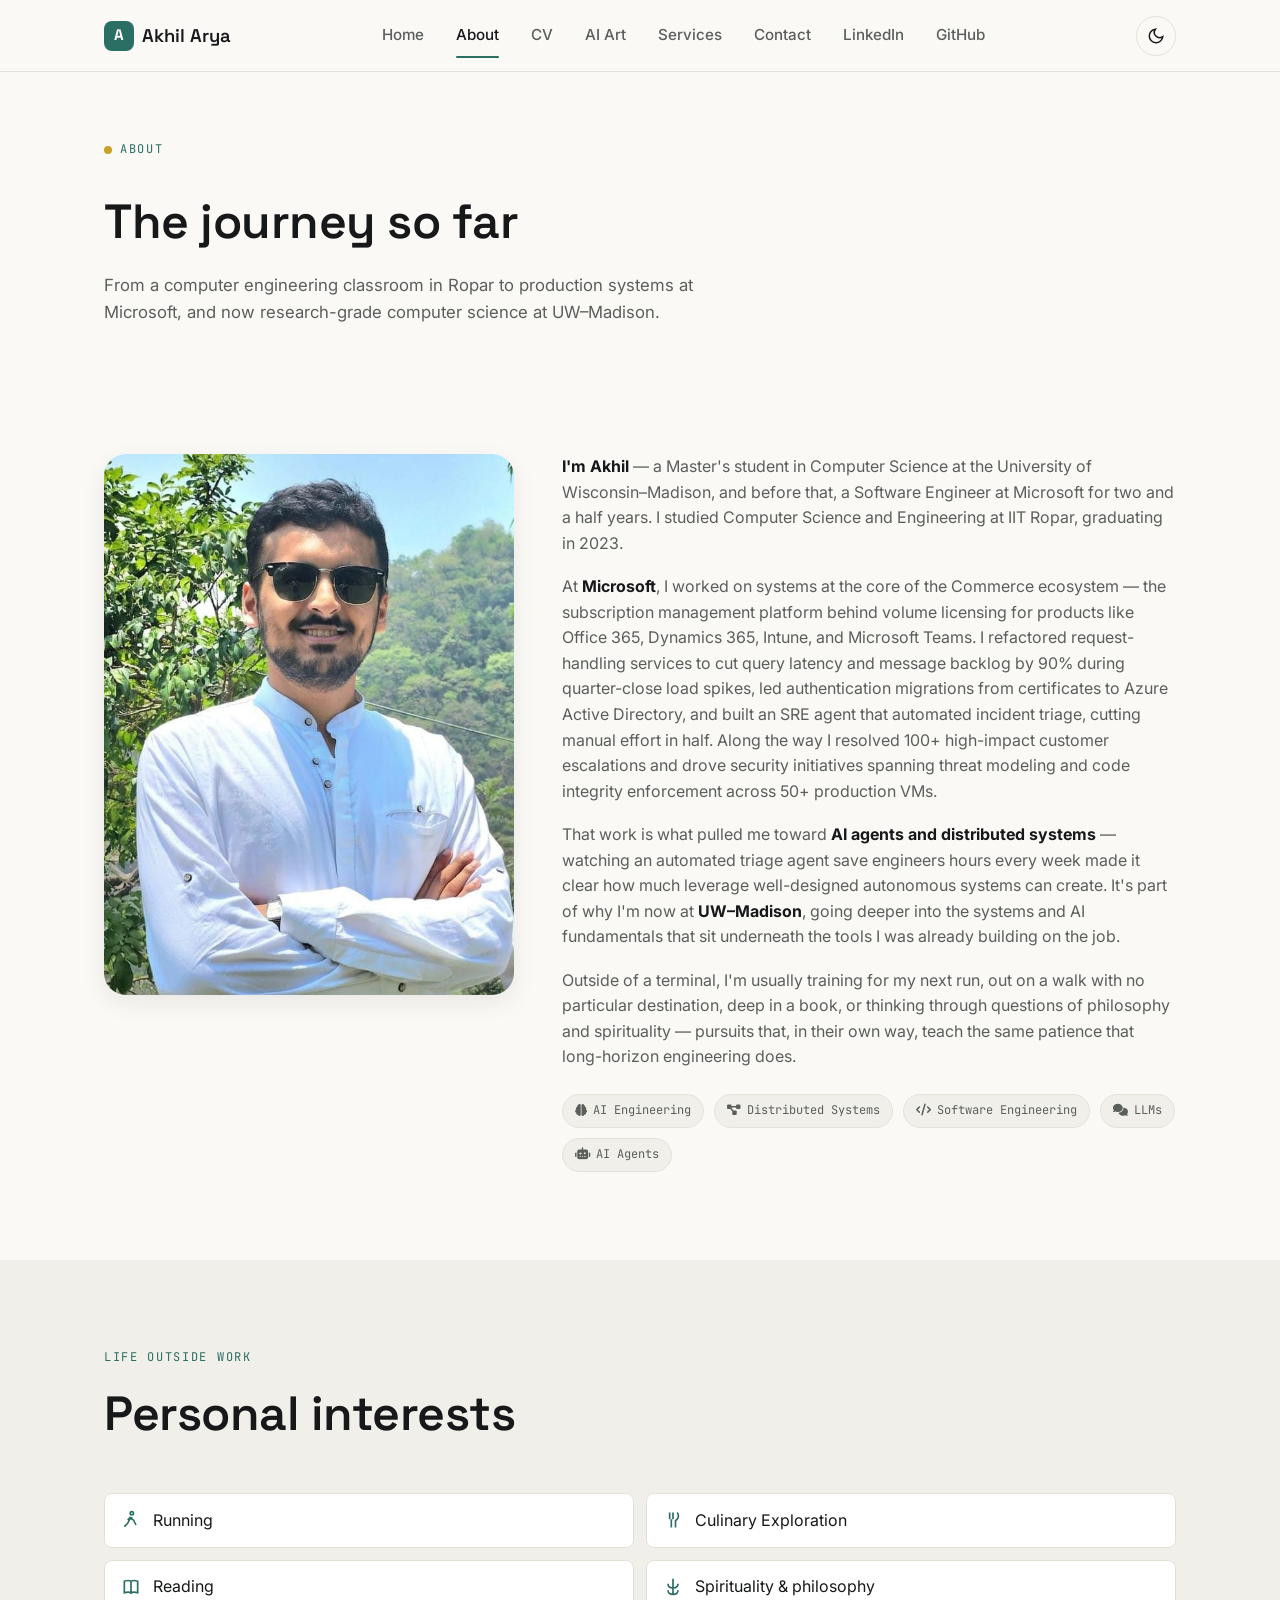
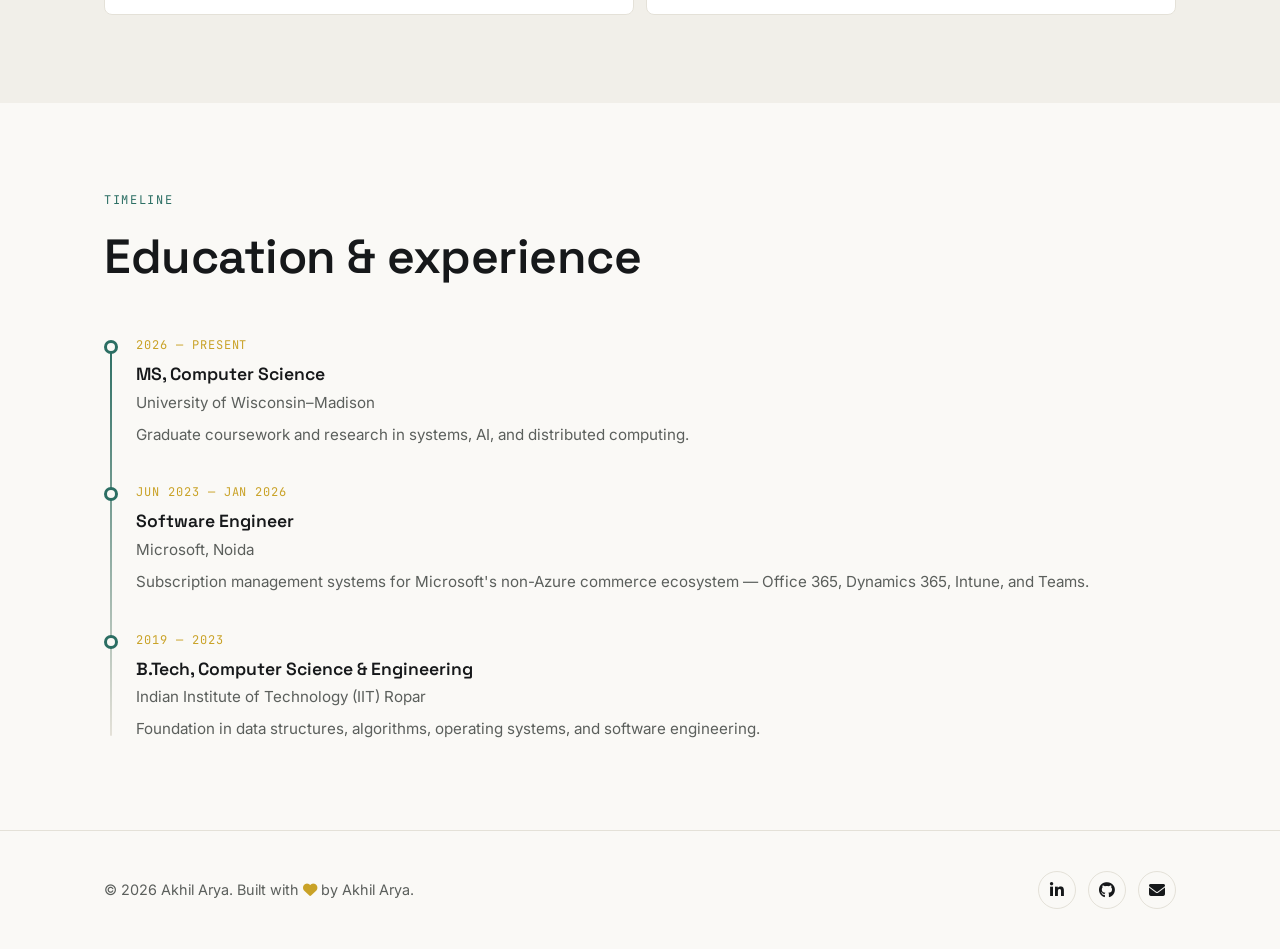
<file: about.html>
<!DOCTYPE html>
<html lang="en">
<head>
  <meta charset="UTF-8">
  <meta name="viewport" content="width=device-width, initial-scale=1.0">
  <title>About — Akhil Arya</title>
  <meta name="description" content="About Akhil Arya — journey from IIT Ropar to Microsoft to UW–Madison, technical interests, and life outside code.">
  <link rel="canonical" href="https://akhilarya123.github.io/about.html">
  <meta property="og:type" content="profile">
  <meta property="og:title" content="About — Akhil Arya">
  <meta property="og:description" content="Journey from IIT Ropar to Microsoft to UW–Madison — plus running, and spirituality.">
  <meta property="og:image" content="assets/images/og-image.svg">
  <link rel="icon" type="image/svg+xml" href="assets/images/favicon.svg">
  <link rel="preconnect" href="https://fonts.googleapis.com">
  <link rel="preconnect" href="https://fonts.gstatic.com" crossorigin>
  <link href="https://fonts.googleapis.com/css2?family=Space+Grotesk:wght@500;600;700&family=Inter:wght@400;500;600;700&family=JetBrains+Mono:wght@400;500&display=swap" rel="stylesheet">
  <link rel="stylesheet" href="https://cdnjs.cloudflare.com/ajax/libs/font-awesome/6.5.1/css/all.min.css">
  <link rel="stylesheet" href="css/styles.css">
</head>
<body>
  <a class="skip-link" href="#main">Skip to content</a>
  <div class="scroll-progress" data-scroll-progress></div>

  <header class="site-header">
    <div class="container nav-inner">
      <a href="index.html" class="brand"><span class="brand-mark">A</span> Akhil Arya</a>
      <nav class="nav-links" aria-label="Primary">
        <a href="index.html">Home</a>
        <a href="about.html" aria-current="page">About</a>
        <a href="cv.html">CV</a>
        <a href="ai-art.html">AI Art</a>
        <a href="services.html">Services</a>
        <a href="contact.html">Contact</a>
        <a href="https://linkedin.com/in/akhilarya123" target="_blank" rel="noopener">LinkedIn</a>
        <a href="https://github.com/akhilarya123" target="_blank" rel="noopener">GitHub</a>
      </nav>
      <div class="nav-actions">
        <button class="theme-toggle" data-theme-toggle aria-label="Toggle dark mode">
          <svg class="icon-moon" viewBox="0 0 24 24" fill="none" stroke="currentColor" stroke-width="2"><path d="M21 12.79A9 9 0 1111.21 3 7 7 0 0021 12.79z"/></svg>
          <svg class="icon-sun" viewBox="0 0 24 24" fill="none" stroke="currentColor" stroke-width="2"><circle cx="12" cy="12" r="4"/><path d="M12 2v2M12 20v2M4.93 4.93l1.41 1.41M17.66 17.66l1.41 1.41M2 12h2M20 12h2M6.34 17.66l-1.41 1.41M19.07 4.93l-1.41 1.41"/></svg>
        </button>
        <button class="nav-toggle" data-nav-toggle aria-expanded="false" aria-controls="mobile-menu" aria-label="Toggle navigation menu">
          <svg class="icon-menu" viewBox="0 0 24 24" fill="none" stroke="currentColor" stroke-width="2"><path d="M3 6h18M3 12h18M3 18h18"/></svg>
          <svg class="icon-close" viewBox="0 0 24 24" fill="none" stroke="currentColor" stroke-width="2"><path d="M6 6l12 12M18 6L6 18"/></svg>
        </button>
      </div>
    </div>
  </header>

  <nav class="mobile-menu" id="mobile-menu" data-mobile-menu aria-label="Mobile">
    <ul>
      <li><a href="index.html">Home</a></li>
      <li><a href="about.html">About</a></li>
      <li><a href="cv.html">CV</a></li>
      <li><a href="ai-art.html">AI Art</a></li>
      <li><a href="services.html">Services</a></li>
      <li><a href="contact.html">Contact</a></li>
      <li><a href="https://linkedin.com/in/akhilarya123" target="_blank" rel="noopener">LinkedIn ↗</a></li>
      <li><a href="https://github.com/akhilarya123" target="_blank" rel="noopener">GitHub ↗</a></li>
    </ul>
  </nav>

  <main id="main">
    <section class="page-hero container">
      <span class="eyebrow">About</span>
      <h1 class="section-title">The journey so far</h1>
      <p class="section-sub" style="max-width:60ch;">From a computer engineering classroom in Ropar to production systems at Microsoft, and now research-grade computer science at UW–Madison.</p>
    </section>

    <section class="section container">
      <div class="about-grid">
        <div class="about-photo reveal">
          <img src="assets/images/photo-about.jpeg" alt="Akhil Arya, professional portrait" width="480" height="600" loading="lazy">
        </div>
        <div class="about-copy reveal">
          <p><strong>I'm Akhil</strong> — a Master's student in Computer Science at the University of Wisconsin–Madison, and before that, a Software Engineer at Microsoft for two and a half years. I studied Computer Science and Engineering at IIT Ropar, graduating in 2023.</p>
          <p>At <strong>Microsoft</strong>, I worked on systems at the core of the Commerce ecosystem — the subscription management platform behind volume licensing for products like Office 365, Dynamics 365, Intune, and Microsoft Teams. I refactored request-handling services to cut query latency and message backlog by 90% during quarter-close load spikes, led authentication migrations from certificates to Azure Active Directory, and built an SRE agent that automated incident triage, cutting manual effort in half. Along the way I resolved 100+ high-impact customer escalations and drove security initiatives spanning threat modeling and code integrity enforcement across 50+ production VMs.</p>
          <p>That work is what pulled me toward <strong>AI agents and distributed systems</strong> — watching an automated triage agent save engineers hours every week made it clear how much leverage well-designed autonomous systems can create. It's part of why I'm now at <strong>UW–Madison</strong>, going deeper into the systems and AI fundamentals that sit underneath the tools I was already building on the job.</p>
          <p>Outside of a terminal, I'm usually training for my next run, out on a walk with no particular destination, deep in a book, or thinking through questions of philosophy and spirituality — pursuits that, in their own way, teach the same patience that long-horizon engineering does.</p>

          <div class="tag-row" aria-label="Technical interests">
            <span class="tag"><i class="fa-solid fa-brain" style="margin-right:0.4rem;"></i>AI Engineering</span>
            <span class="tag"><i class="fa-solid fa-diagram-project" style="margin-right:0.4rem;"></i>Distributed Systems</span>
            <span class="tag"><i class="fa-solid fa-code" style="margin-right:0.4rem;"></i>Software Engineering</span>
            <span class="tag"><i class="fa-solid fa-comments" style="margin-right:0.4rem;"></i>LLMs</span>
            <span class="tag"><i class="fa-solid fa-robot" style="margin-right:0.4rem;"></i>AI Agents</span>
          </div>
        </div>
      </div>
    </section>

    <section class="section section-alt">
      <div class="container">
        <div class="section-head reveal">
          <span class="section-label">Life outside work</span>
          <h2 class="section-title">Personal interests</h2>
        </div>
        <div class="interest-list reveal">
          <div class="interest-item">
            <svg viewBox="0 0 24 24" fill="none" stroke="currentColor" stroke-width="2"><circle cx="13" cy="4" r="2"/><path d="M4 20l4-4 3-6 4 2 3 6M8 12l3-3 3 1"/></svg>
            Running
          </div>
          
        <div class="interest-item">
          <svg viewBox="0 0 24 24" fill="none" stroke="currentColor" stroke-width="2">
            <path d="M8 3v8"/>
            <path d="M12 3v8"/>
            <path d="M10 11v10"/>
            <path d="M17 3c2 2 2 6 0 8l-2 2v8"/>
          </svg>
          Culinary Exploration
        </div>

          <div class="interest-item">
            <svg viewBox="0 0 24 24" fill="none" stroke="currentColor" stroke-width="2"><path d="M4 5c3-1 6-1 8 0v14c-2-1-5-1-8 0V5zM20 5c-3-1-6-1-8 0v14c2-1 5-1 8 0V5z"/></svg>
            Reading
          </div>
          <div class="interest-item">
            <svg viewBox="0 0 24 24" fill="none" stroke="currentColor" stroke-width="2"><path d="M12 2v20M6 8c0 3 2.5 5 6 5s6-2 6-5M6 16c0 3 2.5 5 6 5s6-2 6-5"/></svg>
            Spirituality &amp; philosophy
          </div>
        </div>
      </div>
    </section>

    <section class="section container">
      <div class="section-head reveal">
        <span class="section-label">Timeline</span>
        <h2 class="section-title">Education &amp; experience</h2>
      </div>
      <div class="timeline reveal">
        <div class="timeline-item">
          <span class="timeline-date">2026 — Present</span>
          <h3 class="timeline-title">MS, Computer Science</h3>
          <div class="timeline-org">University of Wisconsin–Madison</div>
          <p class="timeline-desc">Graduate coursework and research in systems, AI, and distributed computing.</p>
        </div>
        <div class="timeline-item">
          <span class="timeline-date">Jun 2023 — Jan 2026</span>
          <h3 class="timeline-title">Software Engineer</h3>
          <div class="timeline-org">Microsoft, Noida</div>
          <p class="timeline-desc">Subscription management systems for Microsoft's non-Azure commerce ecosystem — Office 365, Dynamics 365, Intune, and Teams.</p>
        </div>
        <div class="timeline-item">
          <span class="timeline-date">2019 — 2023</span>
          <h3 class="timeline-title">B.Tech, Computer Science &amp; Engineering</h3>
          <div class="timeline-org">Indian Institute of Technology (IIT) Ropar</div>
          <p class="timeline-desc">Foundation in data structures, algorithms, operating systems, and software engineering.</p>
        </div>
      </div>
    </section>
  </main>

  <footer class="site-footer">
    <div class="container footer-inner">
      <div class="footer-meta">
        &copy; <span data-year></span> Akhil Arya. Built with <i class="fa-solid fa-heart" style="color:var(--color-accent-2);"></i> by Akhil Arya.
      </div>
      <div class="footer-social">
        <a class="social-icon" href="https://linkedin.com/in/akhilarya123" target="_blank" rel="noopener" aria-label="LinkedIn"><i class="fa-brands fa-linkedin-in"></i></a>
        <a class="social-icon" href="https://github.com/akhilarya123" target="_blank" rel="noopener" aria-label="GitHub"><i class="fa-brands fa-github"></i></a>
        <a class="social-icon" href="mailto:akhil.cse.ropar@gmail.com" aria-label="Email"><i class="fa-solid fa-envelope"></i></a>
      </div>
    </div>
  </footer>

  <button class="back-to-top" data-back-to-top aria-label="Back to top">
    <svg viewBox="0 0 24 24" fill="none" stroke="currentColor" stroke-width="2"><path d="M12 19V5M5 12l7-7 7 7"/></svg>
  </button>

  <script src="js/script.js"></script>
</body>
</html>
</file>
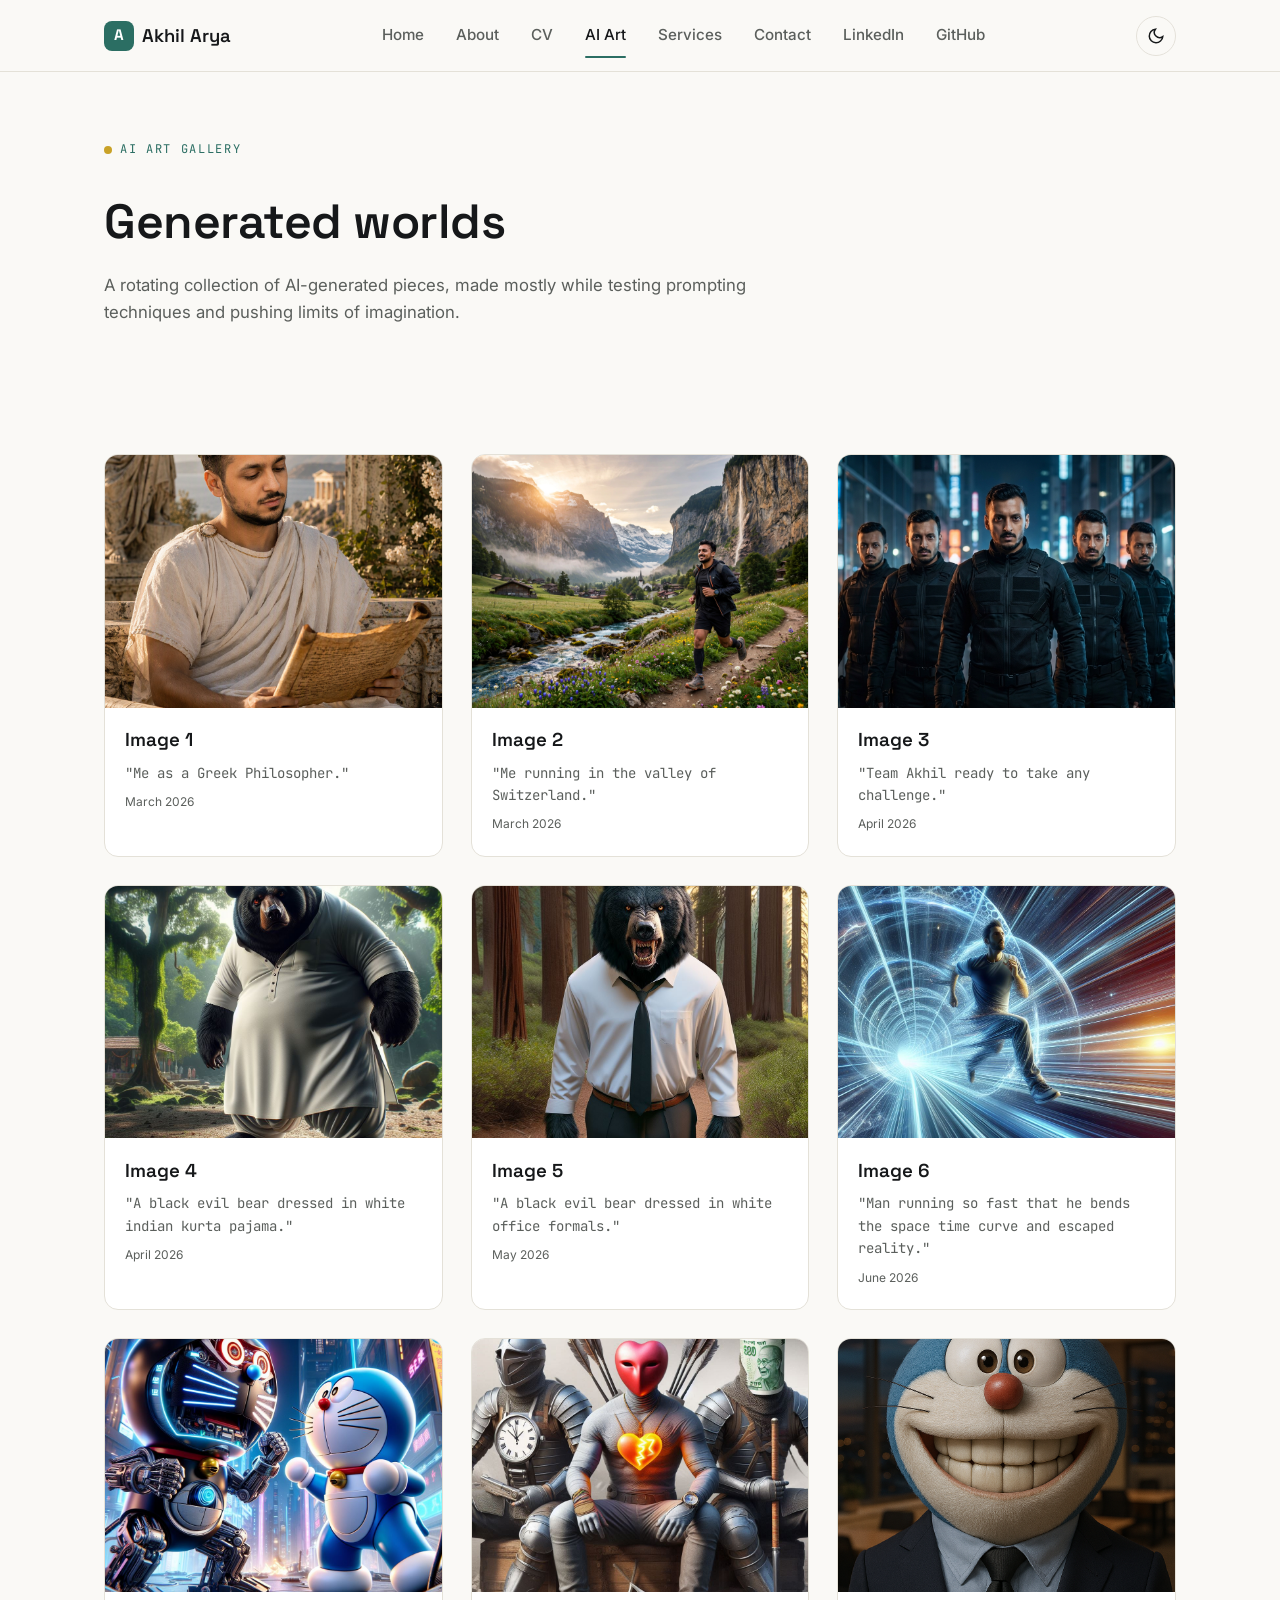
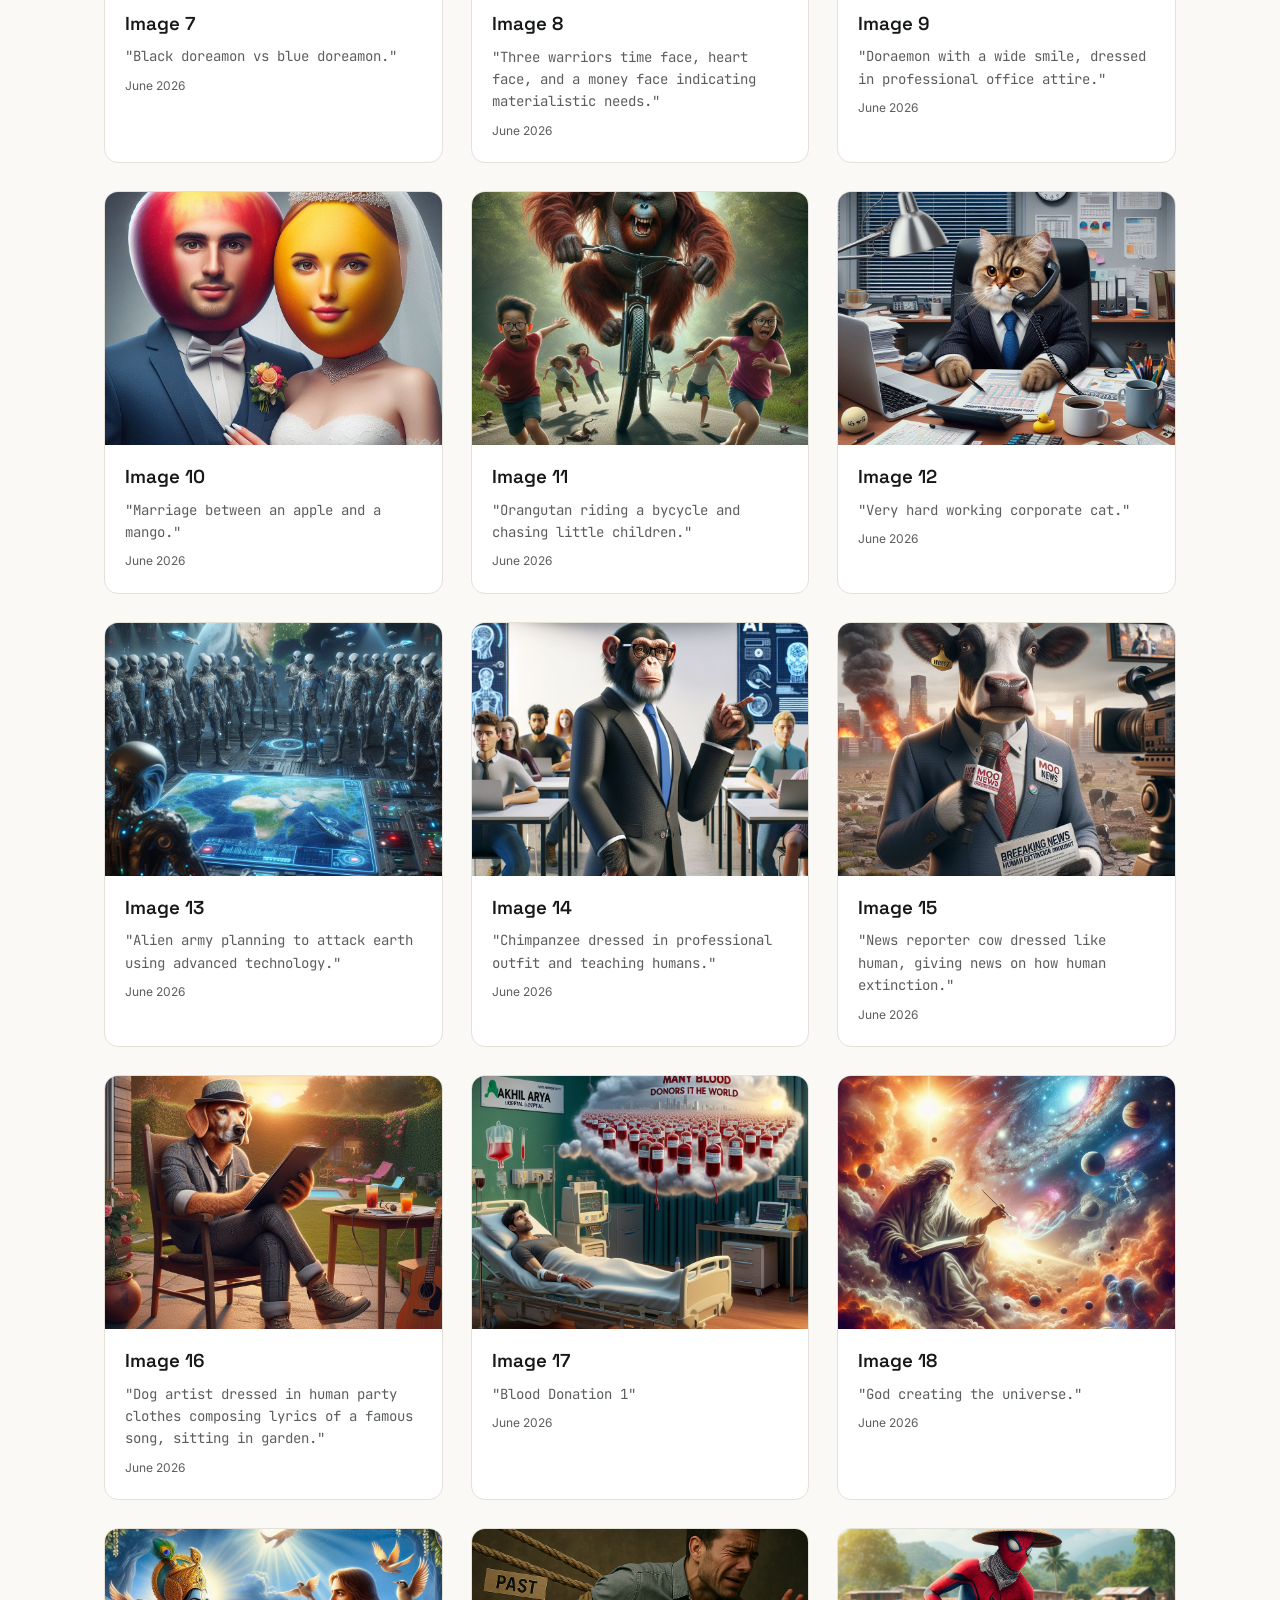
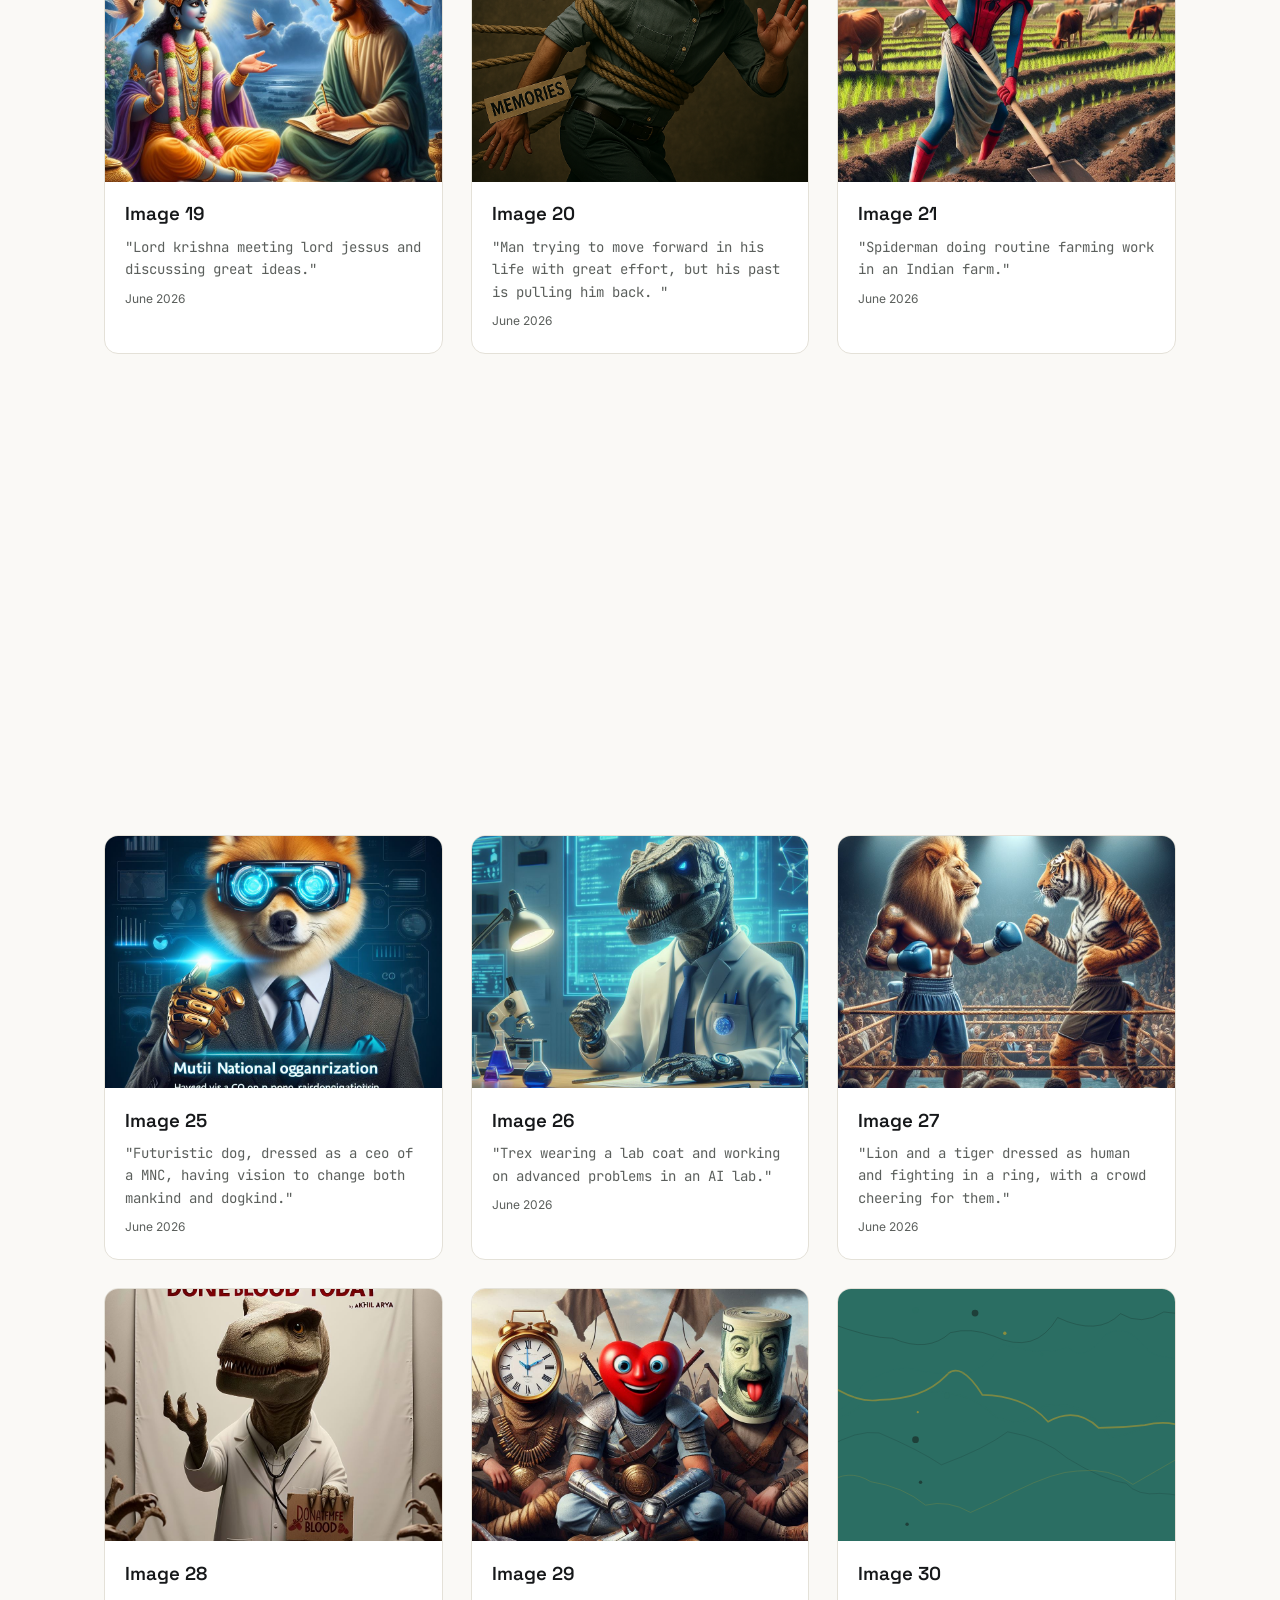
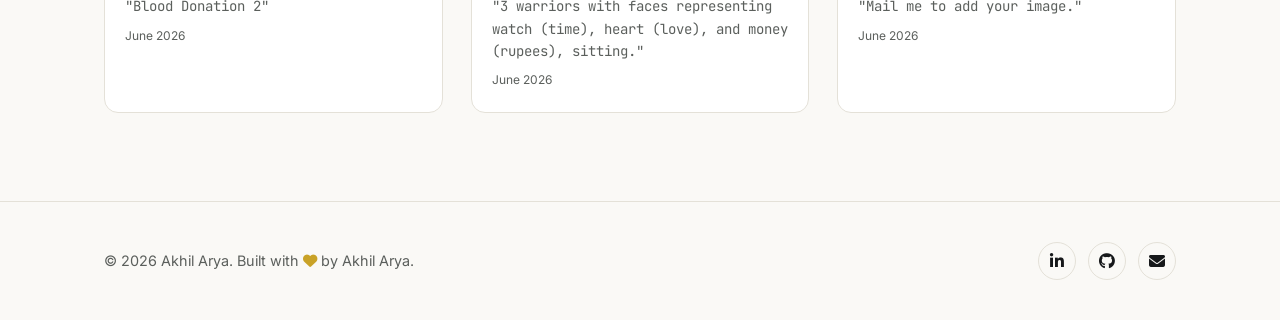
<file: ai-art.html>
<!DOCTYPE html>
<html lang="en">
<head>
<meta charset="UTF-8">
<meta name="viewport" content="width=device-width, initial-scale=1.0">
<title>AI Art Gallery — Akhil Arya</title>
<meta name="description" content="A gallery of AI-generated artwork by Akhil Arya, with prompts and generation notes.">
<link rel="canonical" href="https://akhilarya123.github.io/ai-art.html">
<meta property="og:type" content="website">
<meta property="og:title" content="AI Art Gallery — Akhil Arya">
<meta property="og:description" content="AI-generated artwork with prompts and notes.">
<meta property="og:image" content="assets/images/og-image.svg">
<link rel="icon" type="image/svg+xml" href="assets/images/favicon.svg">
<link rel="preconnect" href="https://fonts.googleapis.com">
<link rel="preconnect" href="https://fonts.gstatic.com" crossorigin>
<link href="https://fonts.googleapis.com/css2?family=Space+Grotesk:wght@500;600;700&family=Inter:wght@400;500;600;700&family=JetBrains+Mono:wght@400;500&display=swap" rel="stylesheet">
<link rel="stylesheet" href="https://cdnjs.cloudflare.com/ajax/libs/font-awesome/6.5.1/css/all.min.css">
<link rel="stylesheet" href="css/styles.css">
</head>
<body>
<a class="skip-link" href="#main">Skip to content</a>
<div class="scroll-progress" data-scroll-progress></div>

<header class="site-header">
  <div class="container nav-inner">
    <a href="index.html" class="brand"><span class="brand-mark">A</span> Akhil Arya</a>
    <nav class="nav-links" aria-label="Primary">
      <a href="index.html">Home</a>
      <a href="about.html">About</a>
      <a href="cv.html">CV</a>
      <a href="ai-art.html" aria-current="page">AI Art</a>
      <a href="services.html">Services</a>
      <a href="contact.html">Contact</a>
      <a href="https://linkedin.com/in/akhilarya123" target="_blank" rel="noopener">LinkedIn</a>
      <a href="https://github.com/akhilarya123" target="_blank" rel="noopener">GitHub</a>
    </nav>
    <div class="nav-actions">
      <button class="theme-toggle" data-theme-toggle aria-label="Toggle dark mode">
        <svg class="icon-moon" viewBox="0 0 24 24" fill="none" stroke="currentColor" stroke-width="2"><path d="M21 12.79A9 9 0 1111.21 3 7 7 0 0021 12.79z"/></svg>
        <svg class="icon-sun" viewBox="0 0 24 24" fill="none" stroke="currentColor" stroke-width="2"><circle cx="12" cy="12" r="4"/><path d="M12 2v2M12 20v2M4.93 4.93l1.41 1.41M17.66 17.66l1.41 1.41M2 12h2M20 12h2M6.34 17.66l-1.41 1.41M19.07 4.93l-1.41 1.41"/></svg>
      </button>
      <button class="nav-toggle" data-nav-toggle aria-expanded="false" aria-controls="mobile-menu" aria-label="Toggle navigation menu">
        <svg class="icon-menu" viewBox="0 0 24 24" fill="none" stroke="currentColor" stroke-width="2"><path d="M3 6h18M3 12h18M3 18h18"/></svg>
        <svg class="icon-close" viewBox="0 0 24 24" fill="none" stroke="currentColor" stroke-width="2"><path d="M6 6l12 12M18 6L6 18"/></svg>
      </button>
    </div>
  </div>
</header>

<nav class="mobile-menu" id="mobile-menu" data-mobile-menu aria-label="Mobile">
  <ul>
    <li><a href="index.html">Home</a></li>
    <li><a href="about.html">About</a></li>
    <li><a href="cv.html">CV</a></li>
    <li><a href="ai-art.html">AI Art</a></li>
    <li><a href="services.html">Services</a></li>
    <li><a href="contact.html">Contact</a></li>
    <li><a href="https://linkedin.com/in/akhilarya123" target="_blank" rel="noopener">LinkedIn ↗</a></li>
    <li><a href="https://github.com/akhilarya123" target="_blank" rel="noopener">GitHub ↗</a></li>
  </ul>
</nav>

<main id="main">
  <section class="page-hero container">
    <span class="eyebrow">AI Art Gallery</span>
    <h1 class="section-title">Generated worlds</h1>
    <p class="section-sub" style="max-width:60ch;">A rotating collection of AI-generated pieces, made mostly while testing prompting techniques and pushing limits of imagination.</p>
  </section>

  <section class="section container">
    <div class="gallery-grid">

      <figure class="art-card reveal">
        <div class="art-image-wrap">
          <img class="lazy-img" src="assets/images/art-1.png" alt="Abstract topographic contour lines in pine green and brass" loading="lazy" width="600" height="450">
        </div>
        <figcaption class="art-meta">
          <h3 class="art-title">Image 1</h3>
          <p class="art-prompt">"Me as a Greek Philosopher."</p>
          <span class="art-date">March 2026</span>
        </figcaption>
      </figure>

      <figure class="art-card reveal">
        <div class="art-image-wrap">
          <img class="lazy-img" src="assets/images/art-2.webp" alt="Abstract generative pattern in muted teal tones" loading="lazy" width="600" height="450">
        </div>
        <figcaption class="art-meta">
          <h3 class="art-title">Image 2</h3>
          <p class="art-prompt">"Me running in the valley of Switzerland."</p>
          <span class="art-date">March 2026</span>
        </figcaption>
      </figure>

      <figure class="art-card reveal">
        <div class="art-image-wrap">
          <img class="lazy-img" src="assets/images/art-3.png" alt="Dark abstract pattern with brass accent lines" loading="lazy" width="600" height="450">
        </div>
        <figcaption class="art-meta">
          <h3 class="art-title">Image 3</h3>
          <p class="art-prompt">"Team Akhil ready to take any challenge."</p>
          <span class="art-date">April 2026</span>
        </figcaption>
      </figure>

      <figure class="art-card reveal">
        <div class="art-image-wrap">
          <img class="lazy-img" src="assets/images/art-4.jpeg" alt="Light abstract pattern with pine and cream tones" loading="lazy" width="600" height="450">
        </div>
        <figcaption class="art-meta">
          <h3 class="art-title">Image 4</h3>
          <p class="art-prompt">"A black evil bear dressed in white indian kurta pajama."</p>
          <span class="art-date">April 2026</span>
        </figcaption>
      </figure>

      <figure class="art-card reveal">
        <div class="art-image-wrap">
          <img class="lazy-img" src="assets/images/art-5.jpeg" alt="Abstract dark green pattern with sage accents" loading="lazy" width="600" height="450">
        </div>
        <figcaption class="art-meta">
          <h3 class="art-title">Image 5</h3>
          <p class="art-prompt">"A black evil bear dressed in white office formals."</p>
          <span class="art-date">May 2026</span>
        </figcaption>
      </figure>

      <figure class="art-card reveal">
        <div class="art-image-wrap">
          <img class="lazy-img" src="assets/images/art-6.jpeg" alt="Abstract pattern with gold circuitry lines" loading="lazy" width="600" height="450">
        </div>
        <figcaption class="art-meta">
          <h3 class="art-title">Image 6</h3>
          <p class="art-prompt">"Man running so fast that he bends the space time curve and escaped reality."</p>
          <span class="art-date">June 2026</span>
        </figcaption>
      </figure>
      <figure class="art-card reveal">
        <div class="art-image-wrap">
          <img class="lazy-img" src="assets/images/art-7.jpeg" alt="Abstract pattern with gold circuitry lines" loading="lazy" width="600" height="450">
        </div>
        <figcaption class="art-meta">
          <h3 class="art-title">Image 7</h3>
          <p class="art-prompt">"Black doreamon vs blue doreamon."</p>
          <span class="art-date">June 2026</span>
        </figcaption>
      </figure>
      <figure class="art-card reveal">
        <div class="art-image-wrap">
          <img class="lazy-img" src="assets/images/art-8.png" alt="Abstract pattern with gold circuitry lines" loading="lazy" width="600" height="450">
        </div>
        <figcaption class="art-meta">
          <h3 class="art-title">Image 8</h3>
          <p class="art-prompt">"Three warriors time face, heart face, and a money face indicating materialistic needs."</p>
          <span class="art-date">June 2026</span>
        </figcaption>
      </figure>
      <figure class="art-card reveal">
        <div class="art-image-wrap">
          <img class="lazy-img" src="assets/images/art-9.png" alt="Abstract pattern with gold circuitry lines" loading="lazy" width="600" height="450">
        </div>
        <figcaption class="art-meta">
          <h3 class="art-title">Image 9</h3>
          <p class="art-prompt">"Doraemon with a wide smile, dressed in professional office attire."</p>
          <span class="art-date">June 2026</span>
        </figcaption>
      </figure>
      <figure class="art-card reveal">
        <div class="art-image-wrap">
          <img class="lazy-img" src="assets/images/art-10.png" alt="Abstract pattern with gold circuitry lines" loading="lazy" width="600" height="450">
        </div>
        <figcaption class="art-meta">
          <h3 class="art-title">Image 10</h3>
          <p class="art-prompt">"Marriage between an apple and a mango."</p>
          <span class="art-date">June 2026</span>
        </figcaption>
      </figure>
      <figure class="art-card reveal">
        <div class="art-image-wrap">
          <img class="lazy-img" src="assets/images/art-11.jpeg" alt="Abstract pattern with gold circuitry lines" loading="lazy" width="600" height="450">
        </div>
        <figcaption class="art-meta">
          <h3 class="art-title">Image 11</h3>
          <p class="art-prompt">"Orangutan riding a bycycle and chasing little children."</p>
          <span class="art-date">June 2026</span>
        </figcaption>
      </figure>
      <figure class="art-card reveal">
        <div class="art-image-wrap">
          <img class="lazy-img" src="assets/images/art-12.jpeg" alt="Abstract pattern with gold circuitry lines" loading="lazy" width="600" height="450">
        </div>
        <figcaption class="art-meta">
          <h3 class="art-title">Image 12</h3>
          <p class="art-prompt">"Very hard working corporate cat."</p>
          <span class="art-date">June 2026</span>
        </figcaption>
      </figure>
      <figure class="art-card reveal">
        <div class="art-image-wrap">
          <img class="lazy-img" src="assets/images/art-13.jpeg" alt="Abstract pattern with gold circuitry lines" loading="lazy" width="600" height="450">
        </div>
        <figcaption class="art-meta">
          <h3 class="art-title">Image 13</h3>
          <p class="art-prompt">"Alien army planning to attack earth using advanced technology."</p>
          <span class="art-date">June 2026</span>
        </figcaption>
      </figure>
      <figure class="art-card reveal">
        <div class="art-image-wrap">
          <img class="lazy-img" src="assets/images/art-14.png" alt="Abstract pattern with gold circuitry lines" loading="lazy" width="600" height="450">
        </div>
        <figcaption class="art-meta">
          <h3 class="art-title">Image 14</h3>
          <p class="art-prompt">"Chimpanzee dressed in professional outfit and teaching humans."</p>
          <span class="art-date">June 2026</span>
        </figcaption>
      </figure>
      <figure class="art-card reveal">
        <div class="art-image-wrap">
          <img class="lazy-img" src="assets/images/art-15.jpeg" alt="Abstract pattern with gold circuitry lines" loading="lazy" width="600" height="450">
        </div>
        <figcaption class="art-meta">
          <h3 class="art-title">Image 15</h3>
          <p class="art-prompt">"News reporter cow dressed like human, giving news on how human extinction."</p>
          <span class="art-date">June 2026</span>
        </figcaption>
      </figure>
      <figure class="art-card reveal">
        <div class="art-image-wrap">
          <img class="lazy-img" src="assets/images/art-16.jpeg" alt="Abstract pattern with gold circuitry lines" loading="lazy" width="600" height="450">
        </div>
        <figcaption class="art-meta">
          <h3 class="art-title">Image 16</h3>
          <p class="art-prompt">"Dog artist dressed in human party clothes composing lyrics of a famous song, sitting in garden."</p>
          <span class="art-date">June 2026</span>
        </figcaption>
      </figure>
      <figure class="art-card reveal">
        <div class="art-image-wrap">
          <img class="lazy-img" src="assets/images/art-17.jpeg" alt="Abstract pattern with gold circuitry lines" loading="lazy" width="600" height="450">
        </div>
        <figcaption class="art-meta">
          <h3 class="art-title">Image 17</h3>
          <p class="art-prompt">"Blood Donation 1"</p>
          <span class="art-date">June 2026</span>
        </figcaption>
      </figure>
      <figure class="art-card reveal">
        <div class="art-image-wrap">
          <img class="lazy-img" src="assets/images/art-18.jpeg" alt="Abstract pattern with gold circuitry lines" loading="lazy" width="600" height="450">
        </div>
        <figcaption class="art-meta">
          <h3 class="art-title">Image 18</h3>
          <p class="art-prompt">"God creating the universe."</p>
          <span class="art-date">June 2026</span>
        </figcaption>
      </figure>
      <figure class="art-card reveal">
        <div class="art-image-wrap">
          <img class="lazy-img" src="assets/images/art-19.jpeg" alt="Abstract pattern with gold circuitry lines" loading="lazy" width="600" height="450">
        </div>
        <figcaption class="art-meta">
          <h3 class="art-title">Image 19</h3>
          <p class="art-prompt">"Lord krishna meeting lord jessus and discussing great ideas."</p>
          <span class="art-date">June 2026</span>
        </figcaption>
      </figure>
      <figure class="art-card reveal">
        <div class="art-image-wrap">
          <img class="lazy-img" src="assets/images/art-20.png" alt="Abstract pattern with gold circuitry lines" loading="lazy" width="600" height="450">
        </div>
        <figcaption class="art-meta">
          <h3 class="art-title">Image 20</h3>
          <p class="art-prompt">"Man trying to move forward in his life with great effort, but his past is pulling him back. "</p>
          <span class="art-date">June 2026</span>
        </figcaption>
      </figure>
      <figure class="art-card reveal">
        <div class="art-image-wrap">
          <img class="lazy-img" src="assets/images/art-21.jpeg" alt="Abstract pattern with gold circuitry lines" loading="lazy" width="600" height="450">
        </div>
        <figcaption class="art-meta">
          <h3 class="art-title">Image 21</h3>
          <p class="art-prompt">"Spiderman doing routine farming work in an Indian farm."</p>
          <span class="art-date">June 2026</span>
        </figcaption>
      </figure>
      <figure class="art-card reveal">
        <div class="art-image-wrap">
          <img class="lazy-img" src="assets/images/art-22.jpeg" alt="Abstract pattern with gold circuitry lines" loading="lazy" width="600" height="450">
        </div>
        <figcaption class="art-meta">
          <h3 class="art-title">Image 22</h3>
          <p class="art-prompt">"King apple dressed as human being controlling other apple soldiers."</p>
          <span class="art-date">June 2026</span>
        </figcaption>
      </figure>
      <figure class="art-card reveal">
        <div class="art-image-wrap">
          <img class="lazy-img" src="assets/images/art-23.jpeg" alt="Abstract pattern with gold circuitry lines" loading="lazy" width="600" height="450">
        </div>
        <figcaption class="art-meta">
          <h3 class="art-title">Image 23</h3>
          <p class="art-prompt">"Lion meditating in himalyas, searching for enlightenment and preaching his human desciples."</p>
          <span class="art-date">June 2026</span>
        </figcaption>
      </figure>
      <figure class="art-card reveal">
        <div class="art-image-wrap">
          <img class="lazy-img" src="assets/images/art-24.jpeg" alt="Abstract pattern with gold circuitry lines" loading="lazy" width="600" height="450">
        </div>
        <figcaption class="art-meta">
          <h3 class="art-title">Image 24</h3>
          <p class="art-prompt">"Frog scientists dressed in white coat as human and conducting experiments."</p>
          <span class="art-date">June 2026</span>
        </figcaption>
      </figure>
      <figure class="art-card reveal">
        <div class="art-image-wrap">
          <img class="lazy-img" src="assets/images/art-25.jpeg" alt="Abstract pattern with gold circuitry lines" loading="lazy" width="600" height="450">
        </div>
        <figcaption class="art-meta">
          <h3 class="art-title">Image 25</h3>
          <p class="art-prompt">"Futuristic dog, dressed as a ceo of a MNC, having vision  to change both mankind and dogkind."</p>
          <span class="art-date">June 2026</span>
        </figcaption>
      </figure>
      <figure class="art-card reveal">
        <div class="art-image-wrap">
          <img class="lazy-img" src="assets/images/art-26.jpeg" alt="Abstract pattern with gold circuitry lines" loading="lazy" width="600" height="450">
        </div>
        <figcaption class="art-meta">
          <h3 class="art-title">Image 26</h3>
          <p class="art-prompt">"Trex wearing a lab coat and working on advanced problems in an AI lab."</p>
          <span class="art-date">June 2026</span>
        </figcaption>
      </figure>
      <figure class="art-card reveal">
        <div class="art-image-wrap">
          <img class="lazy-img" src="assets/images/art-27.jpeg" alt="Abstract pattern with gold circuitry lines" loading="lazy" width="600" height="450">
        </div>
        <figcaption class="art-meta">
          <h3 class="art-title">Image 27</h3>
          <p class="art-prompt">"Lion and a tiger dressed as human and fighting in a ring, with a crowd cheering for them."</p>
          <span class="art-date">June 2026</span>
        </figcaption>
      </figure>
      <figure class="art-card reveal">
        <div class="art-image-wrap">
          <img class="lazy-img" src="assets/images/art-28.jpeg" alt="Abstract pattern with gold circuitry lines" loading="lazy" width="600" height="450">
        </div>
        <figcaption class="art-meta">
          <h3 class="art-title">Image 28</h3>
          <p class="art-prompt">"Blood Donation 2"</p>
          <span class="art-date">June 2026</span>
        </figcaption>
      </figure>
      <figure class="art-card reveal">
        <div class="art-image-wrap">
          <img class="lazy-img" src="assets/images/art-29.png" alt="Abstract pattern with gold circuitry lines" loading="lazy" width="600" height="450">
        </div>
        <figcaption class="art-meta">
          <h3 class="art-title">Image 29</h3>
          <p class="art-prompt">"3 warriors with faces representing watch (time), heart (love), and money (rupees), sitting."</p>
          <span class="art-date">June 2026</span>
        </figcaption>
      </figure>
      <figure class="art-card reveal">
        <div class="art-image-wrap">
          <img class="lazy-img" src="assets/images/art-1.svg" alt="Abstract pattern with gold circuitry lines" loading="lazy" width="600" height="450">
        </div>
        <figcaption class="art-meta">
          <h3 class="art-title">Image 30</h3>
          <p class="art-prompt">"Mail me to add your image."</p>
          <span class="art-date">June 2026</span>
        </figcaption>
      </figure>

    </div>
  </section>
</main>

<footer class="site-footer">
  <div class="container footer-inner">
    <div class="footer-meta">
      &copy; <span data-year></span> Akhil Arya. Built with <i class="fa-solid fa-heart" style="color:var(--color-accent-2);"></i> by Akhil Arya.
    </div>
    <div class="footer-social">
      <a class="social-icon" href="https://linkedin.com/in/akhilarya123" target="_blank" rel="noopener" aria-label="LinkedIn"><i class="fa-brands fa-linkedin-in"></i></a>
      <a class="social-icon" href="https://github.com/akhilarya123" target="_blank" rel="noopener" aria-label="GitHub"><i class="fa-brands fa-github"></i></a>
      <a class="social-icon" href="mailto:akhil.cse.ropar@gmail.com" aria-label="Email"><i class="fa-solid fa-envelope"></i></a>
    </div>
  </div>
</footer>

<button class="back-to-top" data-back-to-top aria-label="Back to top">
  <svg viewBox="0 0 24 24" fill="none" stroke="currentColor" stroke-width="2"><path d="M12 19V5M5 12l7-7 7 7"/></svg>
</button>

<script src="js/script.js"></script>
</body>
</html>
</file>
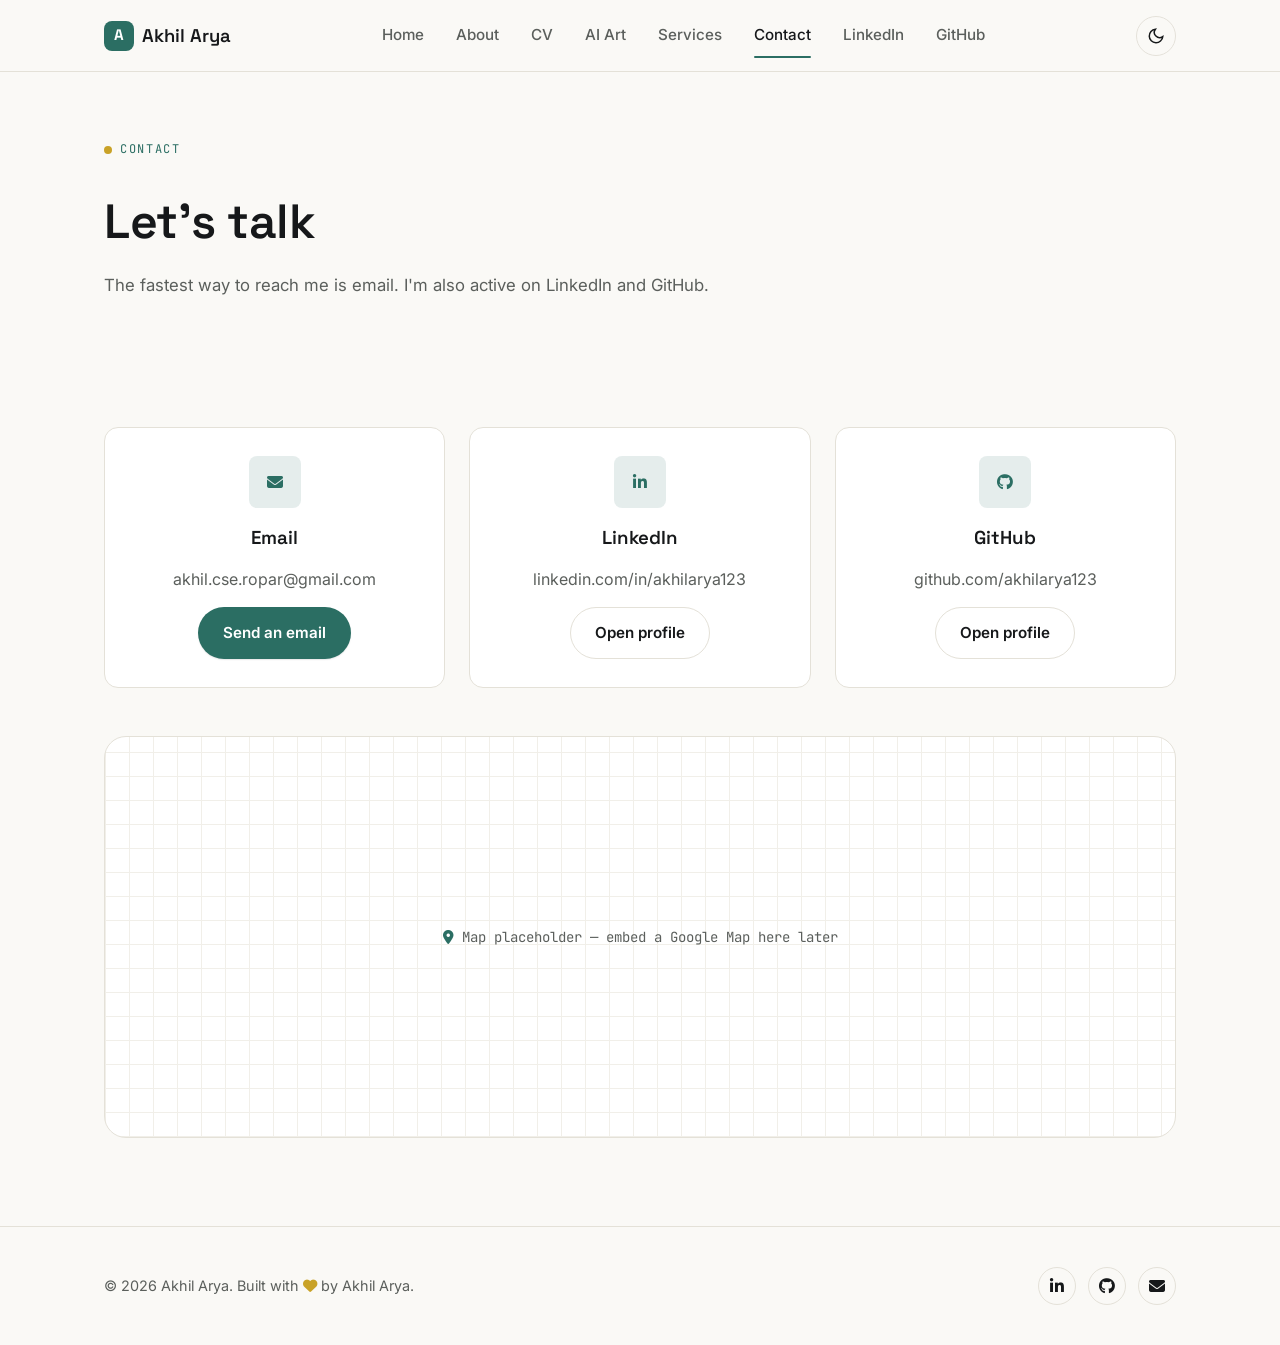
<file: contact.html>
<!DOCTYPE html>
<html lang="en">
<head>
<meta charset="UTF-8">
<meta name="viewport" content="width=device-width, initial-scale=1.0">
<title>Contact — Akhil Arya</title>
<meta name="description" content="Get in touch with Akhil Arya via email, LinkedIn, or GitHub.">
<link rel="canonical" href="https://akhilarya123.github.io/contact.html">
<meta property="og:type" content="website">
<meta property="og:title" content="Contact — Akhil Arya">
<meta property="og:description" content="Get in touch via email, LinkedIn, or GitHub.">
<meta property="og:image" content="assets/images/og-image.svg">
<link rel="icon" type="image/svg+xml" href="assets/images/favicon.svg">
<link rel="preconnect" href="https://fonts.googleapis.com">
<link rel="preconnect" href="https://fonts.gstatic.com" crossorigin>
<link href="https://fonts.googleapis.com/css2?family=Space+Grotesk:wght@500;600;700&family=Inter:wght@400;500;600;700&family=JetBrains+Mono:wght@400;500&display=swap" rel="stylesheet">
<link rel="stylesheet" href="https://cdnjs.cloudflare.com/ajax/libs/font-awesome/6.5.1/css/all.min.css">
<link rel="stylesheet" href="css/styles.css">
</head>
<body>
<a class="skip-link" href="#main">Skip to content</a>
<div class="scroll-progress" data-scroll-progress></div>

<header class="site-header">
  <div class="container nav-inner">
    <a href="index.html" class="brand"><span class="brand-mark">A</span> Akhil Arya</a>
    <nav class="nav-links" aria-label="Primary">
      <a href="index.html">Home</a>
      <a href="about.html">About</a>
      <a href="cv.html">CV</a>
      <a href="ai-art.html">AI Art</a>
      <a href="services.html">Services</a>
      <a href="contact.html" aria-current="page">Contact</a>
      <a href="https://linkedin.com/in/akhilarya123" target="_blank" rel="noopener">LinkedIn</a>
      <a href="https://github.com/akhilarya123" target="_blank" rel="noopener">GitHub</a>
    </nav>
    <div class="nav-actions">
      <button class="theme-toggle" data-theme-toggle aria-label="Toggle dark mode">
        <svg class="icon-moon" viewBox="0 0 24 24" fill="none" stroke="currentColor" stroke-width="2"><path d="M21 12.79A9 9 0 1111.21 3 7 7 0 0021 12.79z"/></svg>
        <svg class="icon-sun" viewBox="0 0 24 24" fill="none" stroke="currentColor" stroke-width="2"><circle cx="12" cy="12" r="4"/><path d="M12 2v2M12 20v2M4.93 4.93l1.41 1.41M17.66 17.66l1.41 1.41M2 12h2M20 12h2M6.34 17.66l-1.41 1.41M19.07 4.93l-1.41 1.41"/></svg>
      </button>
      <button class="nav-toggle" data-nav-toggle aria-expanded="false" aria-controls="mobile-menu" aria-label="Toggle navigation menu">
        <svg class="icon-menu" viewBox="0 0 24 24" fill="none" stroke="currentColor" stroke-width="2"><path d="M3 6h18M3 12h18M3 18h18"/></svg>
        <svg class="icon-close" viewBox="0 0 24 24" fill="none" stroke="currentColor" stroke-width="2"><path d="M6 6l12 12M18 6L6 18"/></svg>
      </button>
    </div>
  </div>
</header>

<nav class="mobile-menu" id="mobile-menu" data-mobile-menu aria-label="Mobile">
  <ul>
    <li><a href="index.html">Home</a></li>
    <li><a href="about.html">About</a></li>
    <li><a href="cv.html">CV</a></li>
    <li><a href="ai-art.html">AI Art</a></li>
    <li><a href="services.html">Services</a></li>
    <li><a href="contact.html">Contact</a></li>
    <li><a href="https://linkedin.com/in/akhilarya123" target="_blank" rel="noopener">LinkedIn ↗</a></li>
    <li><a href="https://github.com/akhilarya123" target="_blank" rel="noopener">GitHub ↗</a></li>
  </ul>
</nav>

<main id="main">
  <section class="page-hero container">
    <span class="eyebrow">Contact</span>
    <h1 class="section-title">Let's talk</h1>
    <p class="section-sub" style="max-width:60ch;">The fastest way to reach me is email. I'm also active on LinkedIn and GitHub.</p>
  </section>

  <section class="section container">
    <div class="contact-grid">
      <div class="card contact-card reveal">
        <div class="service-icon"><i class="fa-solid fa-envelope"></i></div>
        <h3 style="font-family:var(--font-display); font-weight:600;">Email</h3>
        <p style="color:var(--color-text-muted);">akhil.cse.ropar@gmail.com</p>
        <a class="btn btn-primary" href="mailto:akhil.cse.ropar@gmail.com">Send an email</a>
      </div>
      <div class="card contact-card reveal">
        <div class="service-icon"><i class="fa-brands fa-linkedin-in"></i></div>
        <h3 style="font-family:var(--font-display); font-weight:600;">LinkedIn</h3>
        <p style="color:var(--color-text-muted);">linkedin.com/in/akhilarya123</p>
        <a class="btn btn-secondary" href="https://linkedin.com/in/akhilarya123" target="_blank" rel="noopener">Open profile</a>
      </div>
      <div class="card contact-card reveal">
        <div class="service-icon"><i class="fa-brands fa-github"></i></div>
        <h3 style="font-family:var(--font-display); font-weight:600;">GitHub</h3>
        <p style="color:var(--color-text-muted);">github.com/akhilarya123</p>
        <a class="btn btn-secondary" href="https://github.com/akhilarya123" target="_blank" rel="noopener">Open profile</a>
      </div>
    </div>

    <div class="map-placeholder reveal" role="img" aria-label="Map placeholder">
      <span><i class="fa-solid fa-location-dot" style="margin-right:0.5rem; color:var(--color-accent);"></i>Map placeholder — embed a Google Map here later</span>
    </div>
  </section>
</main>

<footer class="site-footer">
  <div class="container footer-inner">
    <div class="footer-meta">
      &copy; <span data-year></span> Akhil Arya. Built with <i class="fa-solid fa-heart" style="color:var(--color-accent-2);"></i> by Akhil Arya.
    </div>
    <div class="footer-social">
      <a class="social-icon" href="https://linkedin.com/in/akhilarya123" target="_blank" rel="noopener" aria-label="LinkedIn"><i class="fa-brands fa-linkedin-in"></i></a>
      <a class="social-icon" href="https://github.com/akhilarya123" target="_blank" rel="noopener" aria-label="GitHub"><i class="fa-brands fa-github"></i></a>
      <a class="social-icon" href="mailto:akhil.cse.ropar@gmail.com" aria-label="Email"><i class="fa-solid fa-envelope"></i></a>
    </div>
  </div>
</footer>

<button class="back-to-top" data-back-to-top aria-label="Back to top">
  <svg viewBox="0 0 24 24" fill="none" stroke="currentColor" stroke-width="2"><path d="M12 19V5M5 12l7-7 7 7"/></svg>
</button>

<script src="js/script.js"></script>
</body>
</html>
</file>
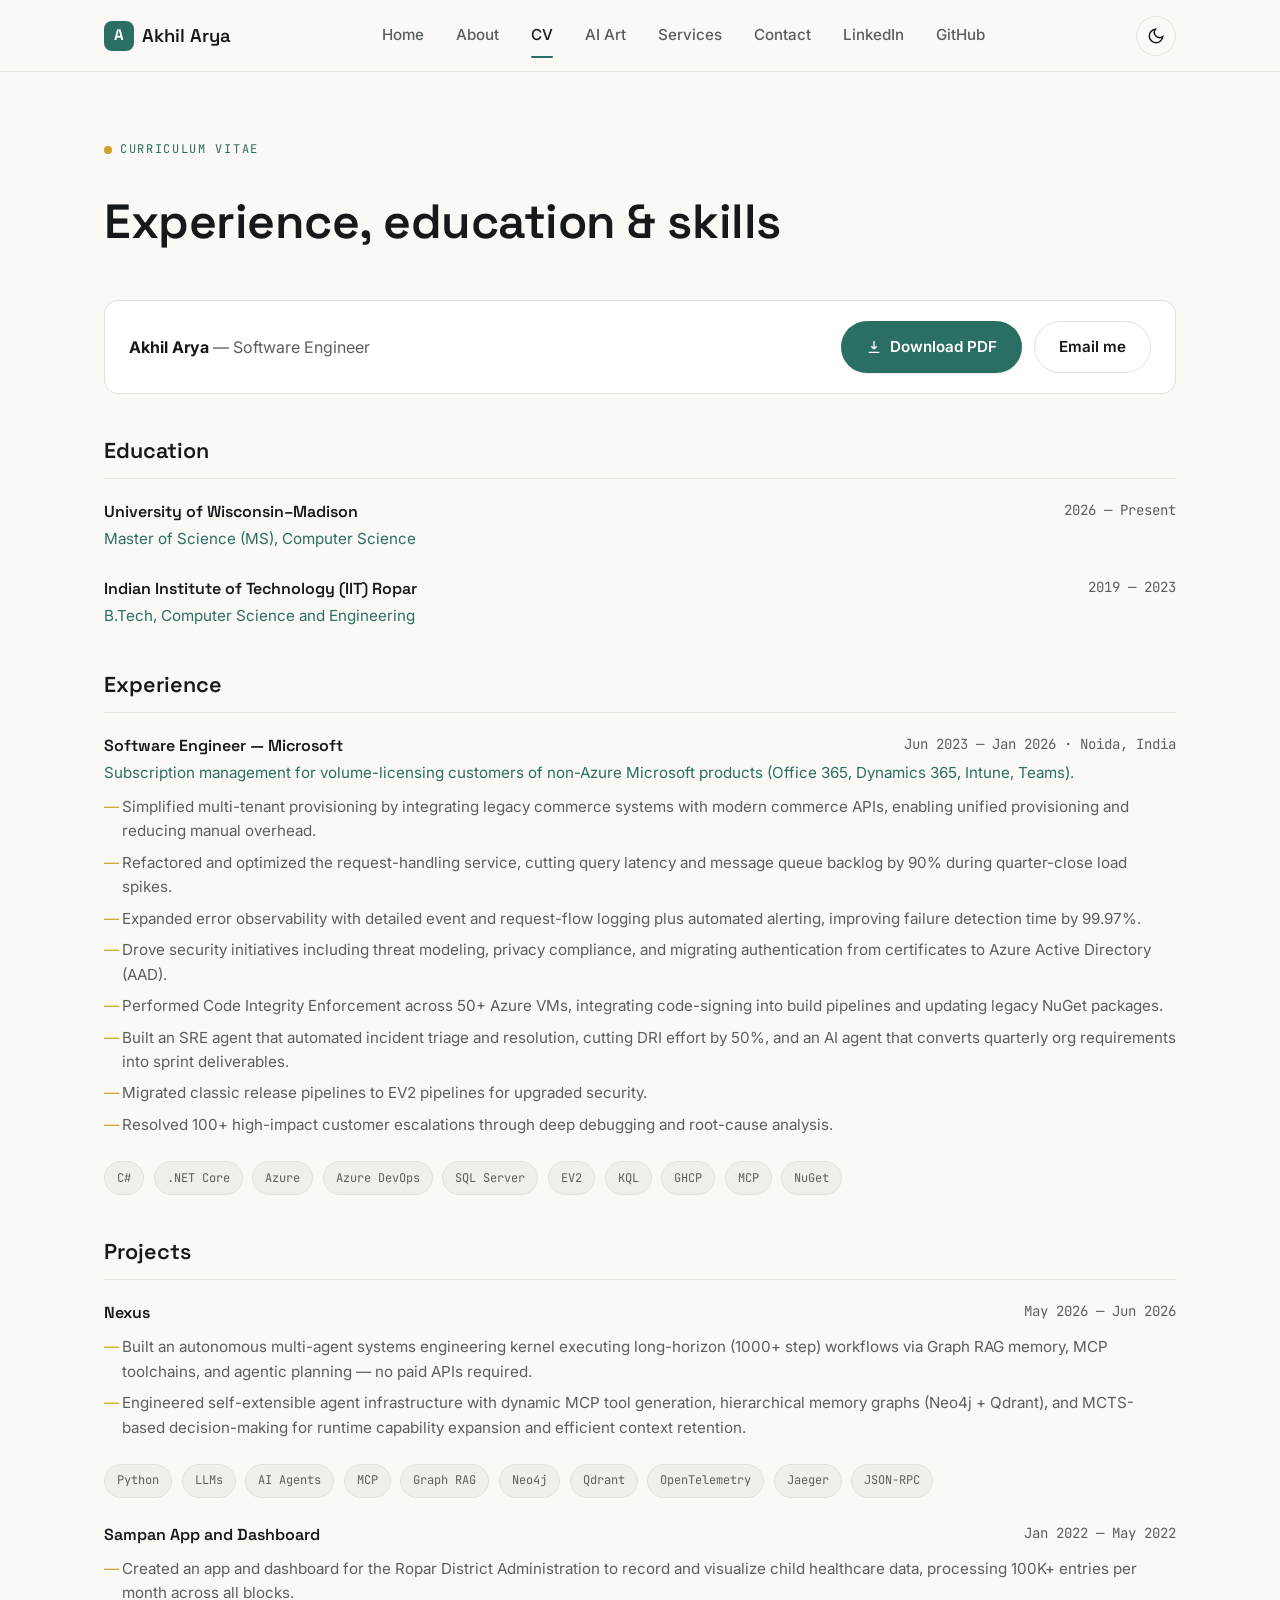
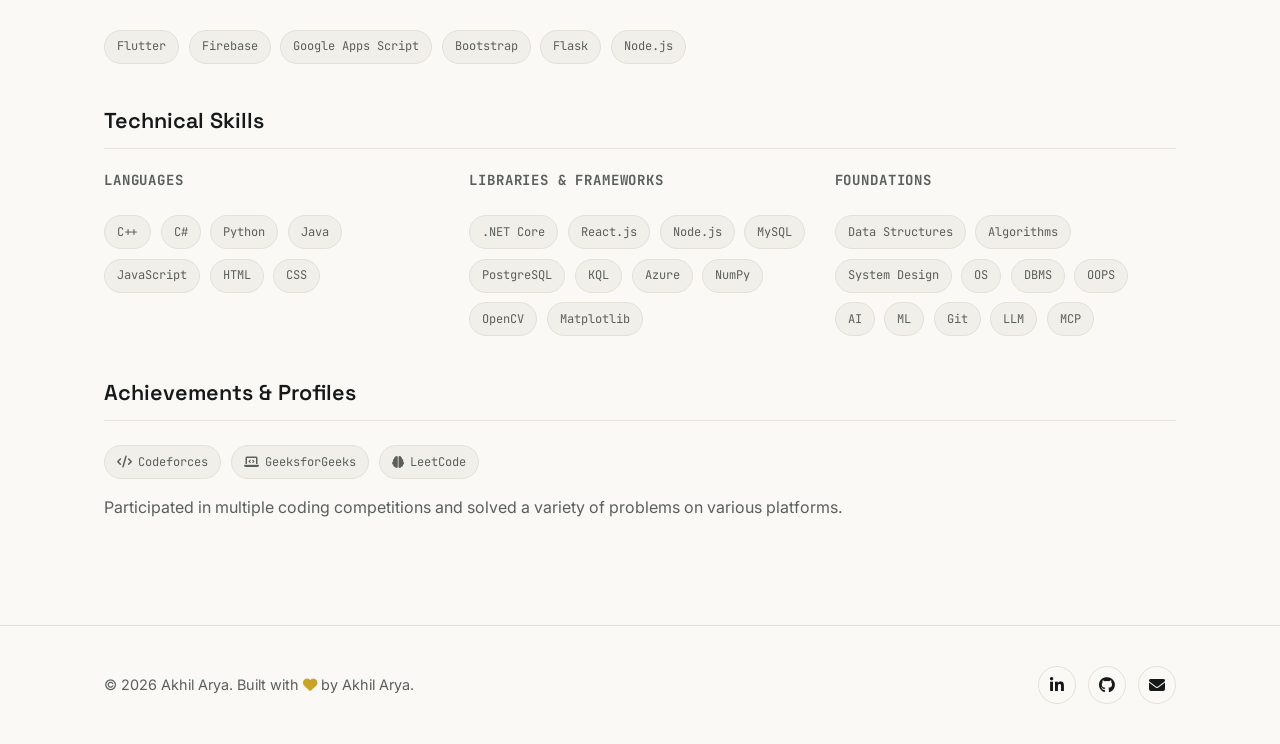
<file: cv.html>
<!DOCTYPE html>
<html lang="en">
<head>
<meta charset="UTF-8">
<meta name="viewport" content="width=device-width, initial-scale=1.0">
<title>CV — Akhil Arya</title>
<meta name="description" content="Akhil Arya's CV — experience at Microsoft, MS at UW–Madison, projects, and technical skills.">
<link rel="canonical" href="https://akhilarya123.github.io/cv.html">
<meta property="og:type" content="website">
<meta property="og:title" content="CV — Akhil Arya">
<meta property="og:description" content="Experience at Microsoft, MS at UW–Madison, projects and technical skills.">
<meta property="og:image" content="assets/images/og-image.svg">
<link rel="icon" type="image/svg+xml" href="assets/images/favicon.svg">
<link rel="preconnect" href="https://fonts.googleapis.com">
<link rel="preconnect" href="https://fonts.gstatic.com" crossorigin>
<link href="https://fonts.googleapis.com/css2?family=Space+Grotesk:wght@500;600;700&family=Inter:wght@400;500;600;700&family=JetBrains+Mono:wght@400;500&display=swap" rel="stylesheet">
<link rel="stylesheet" href="https://cdnjs.cloudflare.com/ajax/libs/font-awesome/6.5.1/css/all.min.css">
<link rel="stylesheet" href="css/styles.css">
</head>
<body>
<a class="skip-link" href="#main">Skip to content</a>
<div class="scroll-progress" data-scroll-progress></div>

<header class="site-header">
  <div class="container nav-inner">
    <a href="index.html" class="brand"><span class="brand-mark">A</span> Akhil Arya</a>
    <nav class="nav-links" aria-label="Primary">
      <a href="index.html">Home</a>
      <a href="about.html">About</a>
      <a href="cv.html" aria-current="page">CV</a>
      <a href="ai-art.html">AI Art</a>
      <a href="services.html">Services</a>
      <a href="contact.html">Contact</a>
      <a href="https://linkedin.com/in/akhilarya123" target="_blank" rel="noopener">LinkedIn</a>
      <a href="https://github.com/akhilarya123" target="_blank" rel="noopener">GitHub</a>
    </nav>
    <div class="nav-actions">
      <button class="theme-toggle" data-theme-toggle aria-label="Toggle dark mode">
        <svg class="icon-moon" viewBox="0 0 24 24" fill="none" stroke="currentColor" stroke-width="2"><path d="M21 12.79A9 9 0 1111.21 3 7 7 0 0021 12.79z"/></svg>
        <svg class="icon-sun" viewBox="0 0 24 24" fill="none" stroke="currentColor" stroke-width="2"><circle cx="12" cy="12" r="4"/><path d="M12 2v2M12 20v2M4.93 4.93l1.41 1.41M17.66 17.66l1.41 1.41M2 12h2M20 12h2M6.34 17.66l-1.41 1.41M19.07 4.93l-1.41 1.41"/></svg>
      </button>
      <button class="nav-toggle" data-nav-toggle aria-expanded="false" aria-controls="mobile-menu" aria-label="Toggle navigation menu">
        <svg class="icon-menu" viewBox="0 0 24 24" fill="none" stroke="currentColor" stroke-width="2"><path d="M3 6h18M3 12h18M3 18h18"/></svg>
        <svg class="icon-close" viewBox="0 0 24 24" fill="none" stroke="currentColor" stroke-width="2"><path d="M6 6l12 12M18 6L6 18"/></svg>
      </button>
    </div>
  </div>
</header>

<nav class="mobile-menu" id="mobile-menu" data-mobile-menu aria-label="Mobile">
  <ul>
    <li><a href="index.html">Home</a></li>
    <li><a href="about.html">About</a></li>
    <li><a href="cv.html">CV</a></li>
    <li><a href="ai-art.html">AI Art</a></li>
    <li><a href="services.html">Services</a></li>
    <li><a href="contact.html">Contact</a></li>
    <li><a href="https://linkedin.com/in/akhilarya123" target="_blank" rel="noopener">LinkedIn ↗</a></li>
    <li><a href="https://github.com/akhilarya123" target="_blank" rel="noopener">GitHub ↗</a></li>
  </ul>
</nav>

<main id="main">
  <section class="page-hero container">
    <span class="eyebrow">Curriculum Vitae</span>
    <h1 class="section-title">Experience, education &amp; skills</h1>
  </section>

  <section class="container" style="padding-bottom:4rem;">
    <div class="cv-toolbar reveal">
      <div>
        <strong>Akhil Arya</strong><span style="color:var(--color-text-muted);"> — Software Engineer</span>
      </div>
      <div style="display:flex; gap:0.75rem; flex-wrap:wrap;">
        <a class="btn btn-primary" href="assets/Akhil_CV.pdf" download>
          <svg viewBox="0 0 24 24" fill="none" stroke="currentColor" stroke-width="2"><path d="M12 3v12m0 0l-4-4m4 4l4-4M4 20h16"/></svg>
          Download PDF
        </a>
        <a class="btn btn-secondary" href="mailto:akhil.cse.ropar@gmail.com">Email me</a>
      </div>
    </div>

    <div class="cv-section reveal">
      <h2>Education</h2>
      <div class="cv-entry">
        <div class="cv-entry-head">
          <span class="cv-entry-title">University of Wisconsin–Madison</span>
          <span class="cv-entry-date">2026 — Present</span>
        </div>
        <div class="cv-entry-org">Master of Science (MS), Computer Science</div>
      </div>
      <div class="cv-entry">
        <div class="cv-entry-head">
          <span class="cv-entry-title">Indian Institute of Technology (IIT) Ropar</span>
          <span class="cv-entry-date">2019 — 2023</span>
        </div>
        <div class="cv-entry-org">B.Tech, Computer Science and Engineering</div>
      </div>
    </div>

    <div class="cv-section reveal">
      <h2>Experience</h2>
      <div class="cv-entry">
        <div class="cv-entry-head">
          <span class="cv-entry-title">Software Engineer — Microsoft</span>
          <span class="cv-entry-date">Jun 2023 — Jan 2026 · Noida, India</span>
        </div>
        <div class="cv-entry-org">Subscription management for volume-licensing customers of non-Azure Microsoft products (Office 365, Dynamics 365, Intune, Teams).</div>
        <ul>
          <li>Simplified multi-tenant provisioning by integrating legacy commerce systems with modern commerce APIs, enabling unified provisioning and reducing manual overhead.</li>
          <li>Refactored and optimized the request-handling service, cutting query latency and message queue backlog by 90% during quarter-close load spikes.</li>
          <li>Expanded error observability with detailed event and request-flow logging plus automated alerting, improving failure detection time by 99.97%.</li>
          <li>Drove security initiatives including threat modeling, privacy compliance, and migrating authentication from certificates to Azure Active Directory (AAD).</li>
          <li>Performed Code Integrity Enforcement across 50+ Azure VMs, integrating code-signing into build pipelines and updating legacy NuGet packages.</li>
          <li>Built an SRE agent that automated incident triage and resolution, cutting DRI effort by 50%, and an AI agent that converts quarterly org requirements into sprint deliverables.</li>
          <li>Migrated classic release pipelines to EV2 pipelines for upgraded security.</li>
          <li>Resolved 100+ high-impact customer escalations through deep debugging and root-cause analysis.</li>
        </ul>
        <div class="tag-row">
          <span class="tag">C#</span><span class="tag">.NET Core</span><span class="tag">Azure</span><span class="tag">Azure DevOps</span>
          <span class="tag">SQL Server</span><span class="tag">EV2</span><span class="tag">KQL</span><span class="tag">GHCP</span><span class="tag">MCP</span><span class="tag">NuGet</span>
        </div>
      </div>
    </div>

    <div class="cv-section reveal">
      <h2>Projects</h2>
      <div class="cv-entry">
        <div class="cv-entry-head">
          <span class="cv-entry-title">Nexus</span>
          <span class="cv-entry-date">May 2026 — Jun 2026</span>
        </div>
        <ul>
          <li>Built an autonomous multi-agent systems engineering kernel executing long-horizon (1000+ step) workflows via Graph RAG memory, MCP toolchains, and agentic planning — no paid APIs required.</li>
          <li>Engineered self-extensible agent infrastructure with dynamic MCP tool generation, hierarchical memory graphs (Neo4j + Qdrant), and MCTS-based decision-making for runtime capability expansion and efficient context retention.</li>
        </ul>
        <div class="tag-row">
          <span class="tag">Python</span><span class="tag">LLMs</span><span class="tag">AI Agents</span><span class="tag">MCP</span>
          <span class="tag">Graph RAG</span><span class="tag">Neo4j</span><span class="tag">Qdrant</span><span class="tag">OpenTelemetry</span><span class="tag">Jaeger</span><span class="tag">JSON-RPC</span>
        </div>
      </div>
      <div class="cv-entry">
        <div class="cv-entry-head">
          <span class="cv-entry-title">Sampan App and Dashboard</span>
          <span class="cv-entry-date">Jan 2022 — May 2022</span>
        </div>
        <ul>
          <li>Created an app and dashboard for the Ropar District Administration to record and visualize child healthcare data, processing 100K+ entries per month across all blocks.</li>
        </ul>
        <div class="tag-row">
          <span class="tag">Flutter</span><span class="tag">Firebase</span><span class="tag">Google Apps Script</span><span class="tag">Bootstrap</span><span class="tag">Flask</span><span class="tag">Node.js</span>
        </div>
      </div>
    </div>

    <div class="cv-section reveal">
      <h2>Technical Skills</h2>
      <div class="skills-cols">
        <div>
          <h4>Languages</h4>
          <div class="tag-row">
            <span class="tag">C++</span><span class="tag">C#</span><span class="tag">Python</span><span class="tag">Java</span><span class="tag">JavaScript</span><span class="tag">HTML</span><span class="tag">CSS</span>
          </div>
        </div>
        <div>
          <h4>Libraries &amp; Frameworks</h4>
          <div class="tag-row">
            <span class="tag">.NET Core</span><span class="tag">React.js</span><span class="tag">Node.js</span><span class="tag">MySQL</span><span class="tag">PostgreSQL</span><span class="tag">KQL</span><span class="tag">Azure</span><span class="tag">NumPy</span><span class="tag">OpenCV</span><span class="tag">Matplotlib</span>
          </div>
        </div>
        <div>
          <h4>Foundations</h4>
          <div class="tag-row">
            <span class="tag">Data Structures</span><span class="tag">Algorithms</span><span class="tag">System Design</span><span class="tag">OS</span><span class="tag">DBMS</span><span class="tag">OOPS</span><span class="tag">AI</span><span class="tag">ML</span><span class="tag">Git</span><span class="tag">LLM</span><span class="tag">MCP</span>
          </div>
        </div>
      </div>
    </div>

    <div class="cv-section reveal">
      <h2>Achievements &amp; Profiles</h2>
      <div class="tag-row">
        <a class="tag" href="https://codeforces.com/profile/akhilarya123" target="_blank" rel="noopener"><i class="fa-solid fa-code" style="margin-right:0.4rem;"></i>Codeforces</a>
        <a class="tag" href="https://www.geeksforgeeks.org/profile/akhilaryachd" target="_blank" rel="noopener"><i class="fa-solid fa-laptop-code" style="margin-right:0.4rem;"></i>GeeksforGeeks</a>
        <a class="tag" href="https://leetcode.com/u/IX9LXEqQ5m/" target="_blank" rel="noopener"><i class="fa-solid fa-brain" style="margin-right:0.4rem;"></i>LeetCode</a>
      </div>
      <p style="color:var(--color-text-muted); margin-top:1rem;">Participated in multiple coding competitions and solved a variety of problems on various platforms.</p>
    </div>
  </section>
</main>

<footer class="site-footer">
  <div class="container footer-inner">
    <div class="footer-meta">
      &copy; <span data-year></span> Akhil Arya. Built with <i class="fa-solid fa-heart" style="color:var(--color-accent-2);"></i> by Akhil Arya.
    </div>
    <div class="footer-social">
      <a class="social-icon" href="https://linkedin.com/in/akhilarya123" target="_blank" rel="noopener" aria-label="LinkedIn"><i class="fa-brands fa-linkedin-in"></i></a>
      <a class="social-icon" href="https://github.com/akhilarya123" target="_blank" rel="noopener" aria-label="GitHub"><i class="fa-brands fa-github"></i></a>
      <a class="social-icon" href="mailto:akhil.cse.ropar@gmail.com" aria-label="Email"><i class="fa-solid fa-envelope"></i></a>
    </div>
  </div>
</footer>

<button class="back-to-top" data-back-to-top aria-label="Back to top">
  <svg viewBox="0 0 24 24" fill="none" stroke="currentColor" stroke-width="2"><path d="M12 19V5M5 12l7-7 7 7"/></svg>
</button>

<script src="js/script.js"></script>
</body>
</html>
</file>
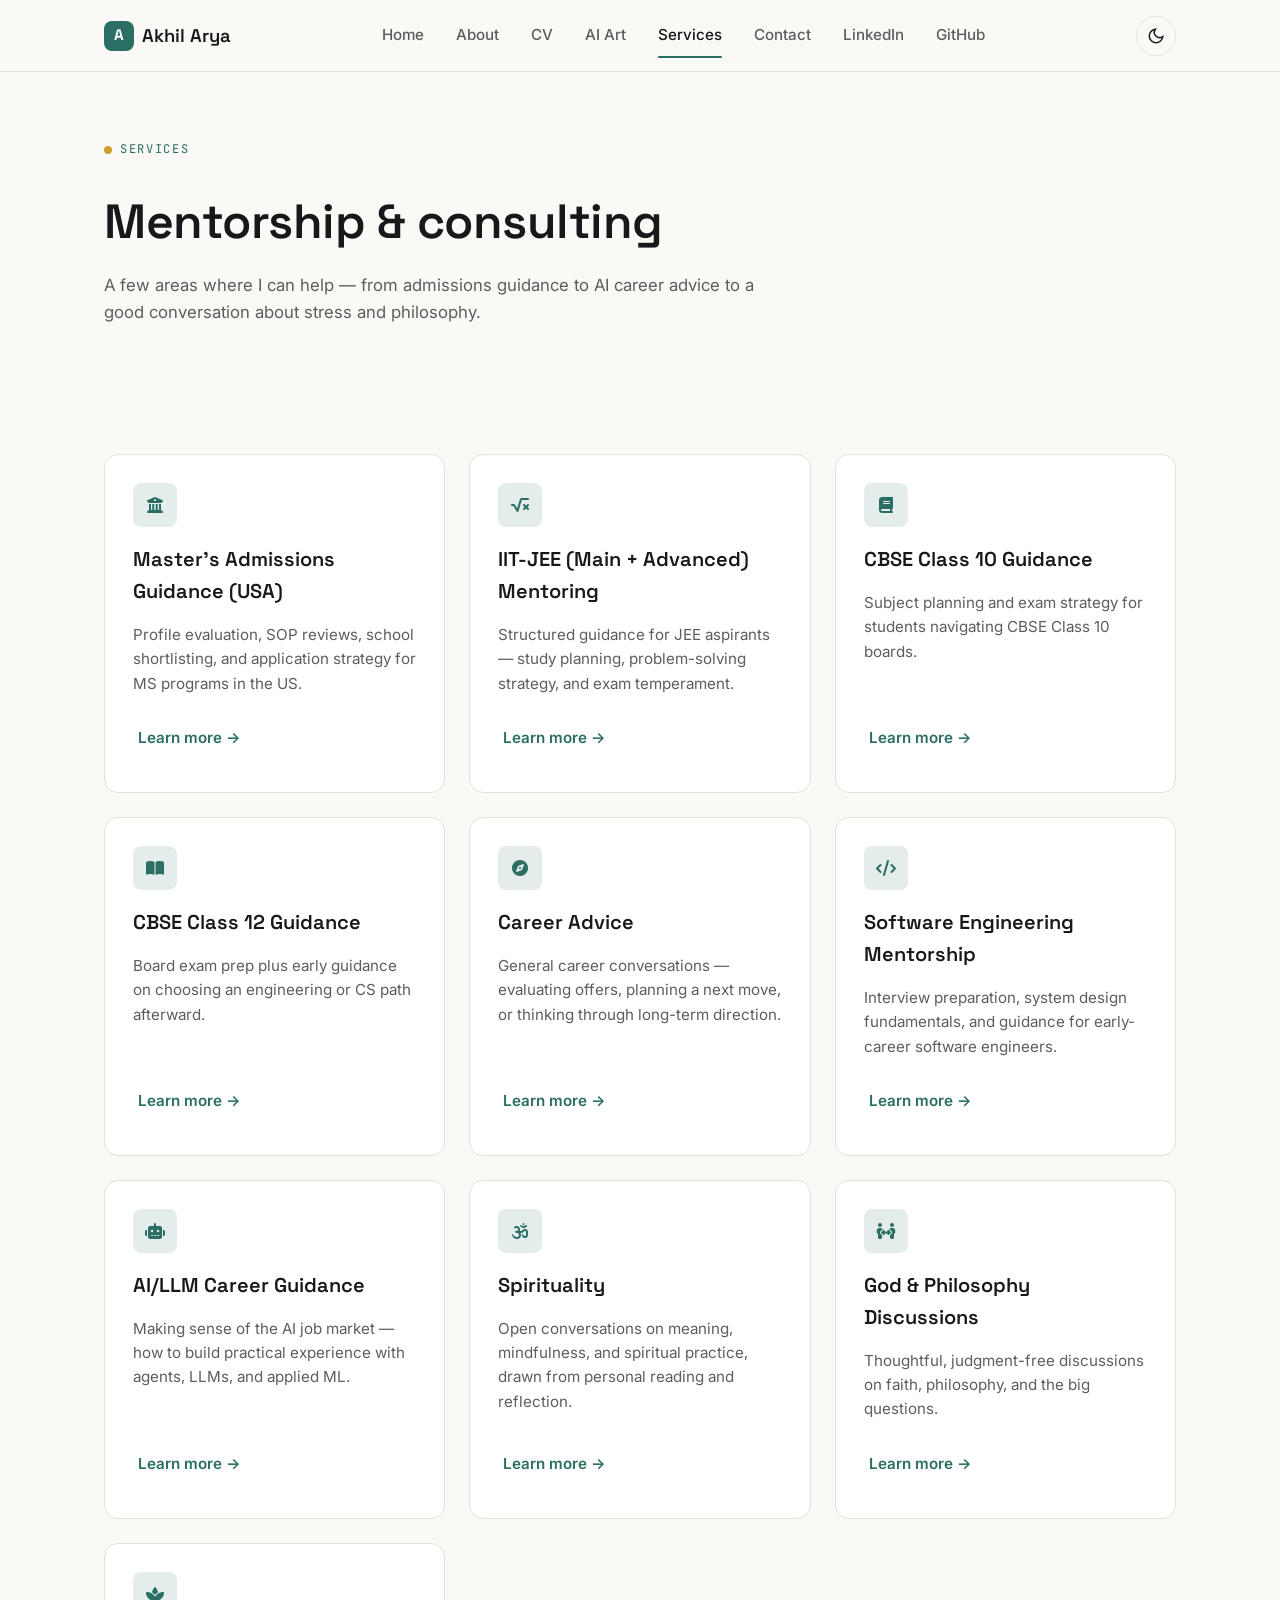
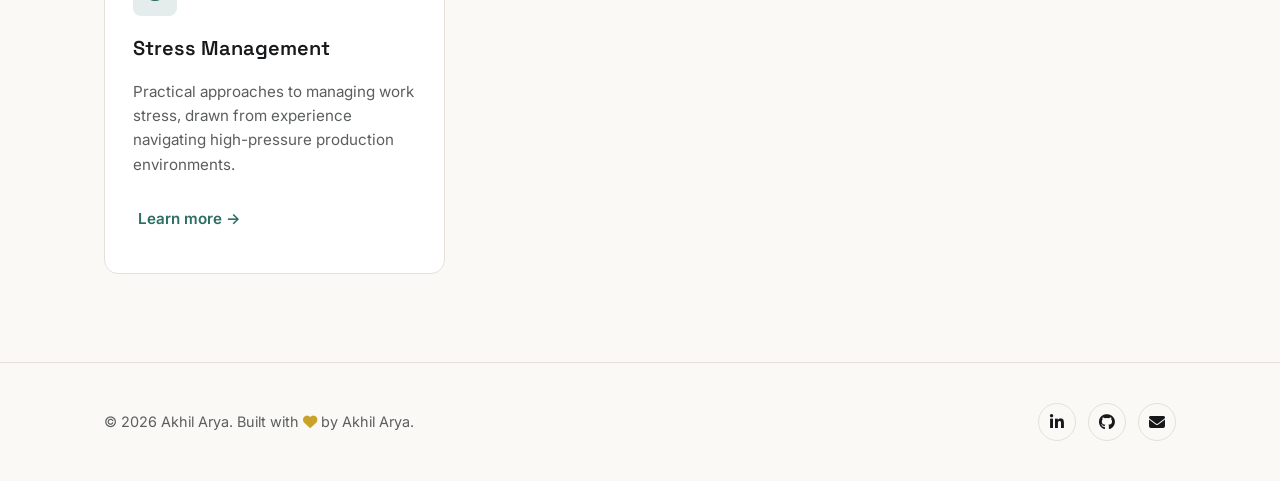
<file: services.html>
<!DOCTYPE html>
<html lang="en">
<head>
<meta charset="UTF-8">
<meta name="viewport" content="width=device-width, initial-scale=1.0">
<title>Services — Akhil Arya</title>
<meta name="description" content="Mentorship and consulting from Akhil Arya — Master's admissions, IIT-JEE mentoring, career advice, AI/LLM guidance, and more.">
<link rel="canonical" href="https://akhilarya123.github.io/services.html">
<meta property="og:type" content="website">
<meta property="og:title" content="Services — Akhil Arya">
<meta property="og:description" content="Mentorship and consulting — admissions guidance, career advice, AI/LLM guidance, and more.">
<meta property="og:image" content="assets/images/og-image.svg">
<link rel="icon" type="image/svg+xml" href="assets/images/favicon.svg">
<link rel="preconnect" href="https://fonts.googleapis.com">
<link rel="preconnect" href="https://fonts.gstatic.com" crossorigin>
<link href="https://fonts.googleapis.com/css2?family=Space+Grotesk:wght@500;600;700&family=Inter:wght@400;500;600;700&family=JetBrains+Mono:wght@400;500&display=swap" rel="stylesheet">
<link rel="stylesheet" href="https://cdnjs.cloudflare.com/ajax/libs/font-awesome/6.5.1/css/all.min.css">
<link rel="stylesheet" href="css/styles.css">
</head>
<body>
<a class="skip-link" href="#main">Skip to content</a>
<div class="scroll-progress" data-scroll-progress></div>

<header class="site-header">
  <div class="container nav-inner">
    <a href="index.html" class="brand"><span class="brand-mark">A</span> Akhil Arya</a>
    <nav class="nav-links" aria-label="Primary">
      <a href="index.html">Home</a>
      <a href="about.html">About</a>
      <a href="cv.html">CV</a>
      <a href="ai-art.html">AI Art</a>
      <a href="services.html" aria-current="page">Services</a>
      <a href="contact.html">Contact</a>
      <a href="https://linkedin.com/in/akhilarya123" target="_blank" rel="noopener">LinkedIn</a>
      <a href="https://github.com/akhilarya123" target="_blank" rel="noopener">GitHub</a>
    </nav>
    <div class="nav-actions">
      <button class="theme-toggle" data-theme-toggle aria-label="Toggle dark mode">
        <svg class="icon-moon" viewBox="0 0 24 24" fill="none" stroke="currentColor" stroke-width="2"><path d="M21 12.79A9 9 0 1111.21 3 7 7 0 0021 12.79z"/></svg>
        <svg class="icon-sun" viewBox="0 0 24 24" fill="none" stroke="currentColor" stroke-width="2"><circle cx="12" cy="12" r="4"/><path d="M12 2v2M12 20v2M4.93 4.93l1.41 1.41M17.66 17.66l1.41 1.41M2 12h2M20 12h2M6.34 17.66l-1.41 1.41M19.07 4.93l-1.41 1.41"/></svg>
      </button>
      <button class="nav-toggle" data-nav-toggle aria-expanded="false" aria-controls="mobile-menu" aria-label="Toggle navigation menu">
        <svg class="icon-menu" viewBox="0 0 24 24" fill="none" stroke="currentColor" stroke-width="2"><path d="M3 6h18M3 12h18M3 18h18"/></svg>
        <svg class="icon-close" viewBox="0 0 24 24" fill="none" stroke="currentColor" stroke-width="2"><path d="M6 6l12 12M18 6L6 18"/></svg>
      </button>
    </div>
  </div>
</header>

<nav class="mobile-menu" id="mobile-menu" data-mobile-menu aria-label="Mobile">
  <ul>
    <li><a href="index.html">Home</a></li>
    <li><a href="about.html">About</a></li>
    <li><a href="cv.html">CV</a></li>
    <li><a href="ai-art.html">AI Art</a></li>
    <li><a href="services.html">Services</a></li>
    <li><a href="contact.html">Contact</a></li>
    <li><a href="https://linkedin.com/in/akhilarya123" target="_blank" rel="noopener">LinkedIn ↗</a></li>
    <li><a href="https://github.com/akhilarya123" target="_blank" rel="noopener">GitHub ↗</a></li>
  </ul>
</nav>

<main id="main">
  <section class="page-hero container">
    <span class="eyebrow">Services</span>
    <h1 class="section-title">Mentorship &amp; consulting</h1>
    <p class="section-sub" style="max-width:60ch;">A few areas where I can help — from admissions guidance to AI career advice to a good conversation about stress and philosophy.</p>
  </section>

  <section class="section container">
    <div class="grid grid-3">

      <div class="card service-card reveal">
        <div class="service-icon"><i class="fa-solid fa-university"></i></div>
        <h3>Master's Admissions Guidance (USA)</h3>
        <p>Profile evaluation, SOP reviews, school shortlisting, and application strategy for MS programs in the US.</p>
        <a class="btn btn-ghost" href="contact.html">Learn more →</a>
      </div>

      <div class="card service-card reveal">
        <div class="service-icon"><i class="fa-solid fa-square-root-variable"></i></div>
        <h3>IIT-JEE (Main + Advanced) Mentoring</h3>
        <p>Structured guidance for JEE aspirants — study planning, problem-solving strategy, and exam temperament.</p>
        <a class="btn btn-ghost" href="contact.html">Learn more →</a>
      </div>

      <div class="card service-card reveal">
        <div class="service-icon"><i class="fa-solid fa-book"></i></div>
        <h3>CBSE Class 10 Guidance</h3>
        <p>Subject planning and exam strategy for students navigating CBSE Class 10 boards.</p>
        <a class="btn btn-ghost" href="contact.html">Learn more →</a>
      </div>

      <div class="card service-card reveal">
        <div class="service-icon"><i class="fa-solid fa-book-open"></i></div>
        <h3>CBSE Class 12 Guidance</h3>
        <p>Board exam prep plus early guidance on choosing an engineering or CS path afterward.</p>
        <a class="btn btn-ghost" href="contact.html">Learn more →</a>
      </div>

      <div class="card service-card reveal">
        <div class="service-icon"><i class="fa-solid fa-compass"></i></div>
        <h3>Career Advice</h3>
        <p>General career conversations — evaluating offers, planning a next move, or thinking through long-term direction.</p>
        <a class="btn btn-ghost" href="contact.html">Learn more →</a>
      </div>

      <div class="card service-card reveal">
        <div class="service-icon"><i class="fa-solid fa-code"></i></div>
        <h3>Software Engineering Mentorship</h3>
        <p>Interview preparation, system design fundamentals, and guidance for early-career software engineers.</p>
        <a class="btn btn-ghost" href="contact.html">Learn more →</a>
      </div>

      <div class="card service-card reveal">
        <div class="service-icon"><i class="fa-solid fa-robot"></i></div>
        <h3>AI/LLM Career Guidance</h3>
        <p>Making sense of the AI job market — how to build practical experience with agents, LLMs, and applied ML.</p>
        <a class="btn btn-ghost" href="contact.html">Learn more →</a>
      </div>

      <div class="card service-card reveal">
        <div class="service-icon"><i class="fa-solid fa-om"></i></div>
        <h3>Spirituality</h3>
        <p>Open conversations on meaning, mindfulness, and spiritual practice, drawn from personal reading and reflection.</p>
        <a class="btn btn-ghost" href="contact.html">Learn more →</a>
      </div>

      <div class="card service-card reveal">
        <div class="service-icon"><i class="fa-solid fa-people-arrows"></i></div>
        <h3>God &amp; Philosophy Discussions</h3>
        <p>Thoughtful, judgment-free discussions on faith, philosophy, and the big questions.</p>
        <a class="btn btn-ghost" href="contact.html">Learn more →</a>
      </div>

      <div class="card service-card reveal">
        <div class="service-icon"><i class="fa-solid fa-spa"></i></div>
        <h3>Stress Management</h3>
        <p>Practical approaches to managing work stress, drawn from experience navigating high-pressure production environments.</p>
        <a class="btn btn-ghost" href="contact.html">Learn more →</a>
      </div>

    </div>
  </section>
</main>

<footer class="site-footer">
  <div class="container footer-inner">
    <div class="footer-meta">
      &copy; <span data-year></span> Akhil Arya. Built with <i class="fa-solid fa-heart" style="color:var(--color-accent-2);"></i> by Akhil Arya.
    </div>
    <div class="footer-social">
      <a class="social-icon" href="https://linkedin.com/in/akhilarya123" target="_blank" rel="noopener" aria-label="LinkedIn"><i class="fa-brands fa-linkedin-in"></i></a>
      <a class="social-icon" href="https://github.com/akhilarya123" target="_blank" rel="noopener" aria-label="GitHub"><i class="fa-brands fa-github"></i></a>
      <a class="social-icon" href="mailto:akhil.cse.ropar@gmail.com" aria-label="Email"><i class="fa-solid fa-envelope"></i></a>
    </div>
  </div>
</footer>

<button class="back-to-top" data-back-to-top aria-label="Back to top">
  <svg viewBox="0 0 24 24" fill="none" stroke="currentColor" stroke-width="2"><path d="M12 19V5M5 12l7-7 7 7"/></svg>
</button>

<script src="js/script.js"></script>
</body>
</html>
</file>
<file: css/styles.css>
/* ==========================================================================
   Akhil Arya — Portfolio Stylesheet
   Design language: "Trailhead" — a topographic contour line motif runs
   through the site as a visual thread (hero, section dividers, timeline,
   scroll progress) referencing running/biking routes + the idea of
   plotting a long-horizon path, which mirrors the engineering/AI-agent
   work in the CV. Kept quiet and precise everywhere else.
   ========================================================================== */

/* ---------- Design tokens ---------- */
:root {
  /* Color: light mode ("paper") */
  --color-bg: #FAF9F6;
  --color-surface: #FFFFFF;
  --color-surface-2: #F1EFE9;
  --color-border: #E4E1D8;
  --color-text: #16181A;
  --color-text-muted: #5B5F5C;
  --color-accent: #2B6E63;      /* pine — primary */
  --color-accent-strong: #1F3A34;
  --color-accent-2: #C9A227;    /* brass — secondary, sparing */
  --color-focus: #2B6E63;

  /* Typography */
  --font-display: 'Space Grotesk', 'Segoe UI', sans-serif;
  --font-body: 'Inter', 'Segoe UI', sans-serif;
  --font-mono: 'JetBrains Mono', 'Courier New', monospace;

  --fs-hero: clamp(2.6rem, 6vw, 4.6rem);
  --fs-h1: clamp(2rem, 4vw, 3rem);
  --fs-h2: clamp(1.5rem, 3vw, 2.1rem);
  --fs-h3: 1.25rem;
  --fs-body: 1rem;
  --fs-small: 0.875rem;
  --fs-micro: 0.75rem;

  /* Layout */
  --maxw: 1120px;
  --gap: 1.5rem;
  --radius-sm: 8px;
  --radius-md: 14px;
  --radius-lg: 22px;
  --nav-height: 72px;

  /* Motion */
  --ease: cubic-bezier(0.22, 1, 0.36, 1);
  --dur-fast: 180ms;
  --dur-med: 420ms;

  --shadow-sm: 0 1px 2px rgba(22, 24, 26, 0.06), 0 1px 1px rgba(22,24,26,0.04);
  --shadow-md: 0 8px 24px rgba(22, 24, 26, 0.08);
}

[data-theme="dark"] {
  --color-bg: #10130F;
  --color-surface: #171C17;
  --color-surface-2: #1E241E;
  --color-border: #2B322A;
  --color-text: #ECEBE4;
  --color-text-muted: #A2A79C;
  --color-accent: #6FBFA9;
  --color-accent-strong: #9AD9C6;
  --color-accent-2: #E6C15C;
  --color-focus: #6FBFA9;
  --shadow-sm: 0 1px 2px rgba(0,0,0,0.4);
  --shadow-md: 0 12px 30px rgba(0,0,0,0.45);
}

/* ---------- Reset ---------- */
*, *::before, *::after { box-sizing: border-box; }
html { scroll-behavior: smooth; }
@media (prefers-reduced-motion: reduce) {
  html { scroll-behavior: auto; }
  *, *::before, *::after {
    animation-duration: 0.001ms !important;
    animation-iteration-count: 1 !important;
    transition-duration: 0.001ms !important;
    scroll-behavior: auto !important;
  }
}

body, h1, h2, h3, h4, p, figure, blockquote, dl, dd { margin: 0; }
ul, ol { margin: 0; padding: 0; list-style: none; }
img { max-width: 100%; display: block; }
a { color: inherit; text-decoration: none; }
button { font: inherit; color: inherit; background: none; border: none; cursor: pointer; }
input, textarea { font: inherit; }

body {
  background: var(--color-bg);
  color: var(--color-text);
  font-family: var(--font-body);
  font-size: var(--fs-body);
  line-height: 1.6;
  -webkit-font-smoothing: antialiased;
  transition: background var(--dur-med) var(--ease), color var(--dur-med) var(--ease);
}

:focus-visible {
  outline: 2px solid var(--color-focus);
  outline-offset: 3px;
  border-radius: 4px;
}

.container {
  max-width: var(--maxw);
  margin-inline: auto;
  padding-inline: 1.5rem;
}

.visually-hidden {
  position: absolute; width: 1px; height: 1px; padding: 0; margin: -1px;
  overflow: hidden; clip: rect(0,0,0,0); white-space: nowrap; border: 0;
}

.skip-link {
  position: absolute; left: 1rem; top: -60px;
  background: var(--color-accent); color: #fff;
  padding: 0.6rem 1rem; border-radius: var(--radius-sm);
  z-index: 200; transition: top var(--dur-fast) var(--ease);
}
.skip-link:focus { top: 1rem; }

/* ---------- Scroll progress (trail line) ---------- */
.scroll-progress {
  position: fixed; top: 0; left: 0; height: 3px; width: 0%;
  background: linear-gradient(90deg, var(--color-accent), var(--color-accent-2));
  z-index: 300; transition: width 80ms linear;
}

/* ---------- Navigation ---------- */
.site-header {
  position: sticky; top: 0; z-index: 150;
  height: var(--nav-height);
  display: flex; align-items: center;
  background: color-mix(in srgb, var(--color-bg) 88%, transparent);
  backdrop-filter: saturate(160%) blur(10px);
  border-bottom: 1px solid var(--color-border);
}
.nav-inner {
  width: 100%;
  display: flex; align-items: center; justify-content: space-between;
}
.brand {
  font-family: var(--font-display);
  font-weight: 600;
  font-size: 1.15rem;
  display: flex; align-items: center; gap: 0.5rem;
}
.brand-mark {
  width: 30px; height: 30px; border-radius: 8px;
  background: var(--color-accent);
  color: #fff; display: flex; align-items: center; justify-content: center;
  font-family: var(--font-display); font-weight: 700; font-size: 0.95rem;
}
.nav-links {
  display: none;
  align-items: center; gap: 2rem;
}
.nav-links a {
  font-size: 0.95rem; font-weight: 500; color: var(--color-text-muted);
  position: relative; padding: 0.25rem 0;
  transition: color var(--dur-fast) var(--ease);
}
.nav-links a:hover, .nav-links a:focus-visible, .nav-links a[aria-current="page"] {
  color: var(--color-text);
}
.nav-links a[aria-current="page"]::after {
  content: ""; position: absolute; left: 0; right: 0; bottom: -6px;
  height: 2px; background: var(--color-accent); border-radius: 2px;
}
.nav-actions { display: flex; align-items: center; gap: 0.75rem; }

.theme-toggle {
  width: 40px; height: 40px; border-radius: 50%;
  display: flex; align-items: center; justify-content: center;
  border: 1px solid var(--color-border);
  transition: background var(--dur-fast) var(--ease), transform var(--dur-fast) var(--ease);
}
.theme-toggle:hover { background: var(--color-surface-2); transform: translateY(-1px); }
.theme-toggle svg { width: 18px; height: 18px; }
.theme-toggle .icon-sun { display: none; }
[data-theme="dark"] .theme-toggle .icon-moon { display: none; }
[data-theme="dark"] .theme-toggle .icon-sun { display: block; }

.nav-toggle {
  display: flex; width: 40px; height: 40px; border-radius: 8px;
  align-items: center; justify-content: center; border: 1px solid var(--color-border);
}
.nav-toggle span, .nav-toggle::before, .nav-toggle::after { display: none; }
.nav-toggle svg { width: 20px; height: 20px; }
.nav-toggle .icon-close { display: none; }
.nav-toggle[aria-expanded="true"] .icon-menu { display: none; }
.nav-toggle[aria-expanded="true"] .icon-close { display: block; }

.mobile-menu {
  position: fixed; inset: var(--nav-height) 0 0 0;
  background: var(--color-bg);
  transform: translateY(-8px);
  opacity: 0; visibility: hidden;
  transition: opacity var(--dur-med) var(--ease), transform var(--dur-med) var(--ease), visibility var(--dur-med);
  z-index: 140; padding: 2rem 1.5rem; overflow-y: auto;
}
.mobile-menu.open { opacity: 1; visibility: visible; transform: translateY(0); }
.mobile-menu ul { display: flex; flex-direction: column; gap: 0.25rem; }
.mobile-menu a {
  display: block; padding: 1rem 0.25rem; font-family: var(--font-display);
  font-size: 1.4rem; font-weight: 500; border-bottom: 1px solid var(--color-border);
}

@media (min-width: 900px) {
  .nav-links { display: flex; }
  .nav-toggle { display: none; }
  .mobile-menu { display: none; }
}

/* ---------- Buttons ---------- */
.btn {
  display: inline-flex; align-items: center; gap: 0.5rem;
  padding: 0.8rem 1.5rem; border-radius: 999px;
  font-weight: 600; font-size: 0.95rem;
  transition: transform var(--dur-fast) var(--ease), box-shadow var(--dur-fast) var(--ease), background var(--dur-fast) var(--ease);
  border: 1px solid transparent;
  white-space: nowrap;
}
.btn:hover { transform: translateY(-2px); }
.btn:active { transform: translateY(0); }
.btn-primary { background: var(--color-accent); color: #fff; box-shadow: var(--shadow-sm); }
.btn-primary:hover { box-shadow: var(--shadow-md); }
.btn-secondary { background: transparent; border-color: var(--color-border); color: var(--color-text); }
.btn-secondary:hover { background: var(--color-surface-2); }
.btn-ghost { background: transparent; color: var(--color-accent); padding-inline: 0.25rem; }
.btn svg { width: 16px; height: 16px; }

/* ---------- Hero ---------- */
.hero {
  padding-block: clamp(3rem, 8vw, 6rem) clamp(2.5rem, 6vw, 4rem);
  position: relative; overflow: hidden;
}
.hero-inner {
  display: grid; gap: 2.5rem; align-items: center;
  grid-template-columns: 1fr;
}
@media (min-width: 860px) {
  .hero-inner { grid-template-columns: 1.15fr 0.85fr; gap: 3rem; }
}
.eyebrow {
  font-family: var(--font-mono); font-size: var(--fs-micro);
  letter-spacing: 0.14em; text-transform: uppercase;
  color: var(--color-accent); display: inline-flex; align-items: center; gap: 0.5rem;
  margin-bottom: 1rem;
}
.eyebrow::before { content: ""; width: 8px; height: 8px; border-radius: 50%; background: var(--color-accent-2); }

.hero-name {
  font-family: var(--font-display); font-size: var(--fs-hero);
  font-weight: 600; line-height: 1.04; letter-spacing: -0.02em;
  margin-bottom: 0.9rem;
}
.hero-role {
  font-size: clamp(1.05rem, 2vw, 1.25rem); color: var(--color-text-muted);
  margin-bottom: 1.25rem; font-weight: 500;
}
.hero-typed {
  color: var(--color-accent); font-weight: 700;
  border-right: 2px solid var(--color-accent); padding-right: 3px;
}
.hero-intro {
  max-width: 46ch; color: var(--color-text-muted); font-size: 1.05rem; margin-bottom: 2rem;
}
.hero-actions { display: flex; flex-wrap: wrap; gap: 0.85rem; }

.hero-visual { position: relative; }
.hero-photo-frame {
  position: relative; border-radius: var(--radius-lg); overflow: hidden;
  box-shadow: var(--shadow-md); aspect-ratio: 1/1;
}
.hero-photo-frame img { width: 100%; height: 100%; object-fit: cover; object-position: center 12%; }
.hero-stat-card {
  position: absolute; bottom: -18px; left: -18px;
  background: var(--color-surface); border: 1px solid var(--color-border);
  border-radius: var(--radius-md); padding: 0.9rem 1.15rem; box-shadow: var(--shadow-md);
  font-family: var(--font-mono); font-size: var(--fs-small);
  display: none;
}
@media (min-width: 560px) { .hero-stat-card { display: block; } }

.trail-divider {
  width: 100%; height: 48px; display: block; color: var(--color-border);
  margin-block: 0.5rem;
}
.trail-divider path { stroke: currentColor; }

/* ---------- Fade-in on scroll ---------- */
.reveal { opacity: 0; transform: translateY(18px); transition: opacity 700ms var(--ease), transform 700ms var(--ease); }
.reveal.is-visible { opacity: 1; transform: translateY(0); }
.reveal-stagger > * { transition-delay: calc(var(--i, 0) * 70ms); }

/* ---------- Section basics ---------- */
.section { padding-block: clamp(3rem, 7vw, 5.5rem); }
.section-alt { background: var(--color-surface-2); }
.section-head { margin-bottom: 2.5rem; max-width: 60ch; }
.section-label {
  font-family: var(--font-mono); font-size: var(--fs-micro); letter-spacing: 0.14em;
  text-transform: uppercase; color: var(--color-accent); margin-bottom: 0.6rem; display: block;
}
.section-title {
  font-family: var(--font-display); font-size: var(--fs-h1); font-weight: 600; letter-spacing: -0.01em;
}
.section-sub { color: var(--color-text-muted); margin-top: 0.75rem; font-size: 1.05rem; }

/* ---------- Cards ---------- */
.card {
  background: var(--color-surface); border: 1px solid var(--color-border);
  border-radius: var(--radius-md); padding: 1.75rem;
  transition: transform var(--dur-fast) var(--ease), box-shadow var(--dur-fast) var(--ease), border-color var(--dur-fast) var(--ease);
}
.card:hover { transform: translateY(-4px); box-shadow: var(--shadow-md); border-color: color-mix(in srgb, var(--color-accent) 40%, var(--color-border)); }

.grid { display: grid; gap: var(--gap); }
.grid-2 { grid-template-columns: 1fr; }
.grid-3 { grid-template-columns: 1fr; }
@media (min-width: 700px) { .grid-2 { grid-template-columns: 1fr 1fr; } }
@media (min-width: 700px) { .grid-3 { grid-template-columns: repeat(2, 1fr); } }
@media (min-width: 1000px) { .grid-3 { grid-template-columns: repeat(3, 1fr); } }

/* ---------- About / interests / timeline ---------- */
.about-grid {
  display: grid; gap: 3rem; grid-template-columns: 1fr;
  align-items: start;
}
@media (min-width: 900px) { .about-grid { grid-template-columns: 0.8fr 1.2fr; } }
.about-photo {
  border-radius: var(--radius-lg); overflow: hidden; box-shadow: var(--shadow-md);
  position: sticky; top: calc(var(--nav-height) + 1.5rem);
}
.about-photo img {
  width: 100%;
  height: auto;
  display: block;
}
@media (max-width: 899px) {
  .about-photo {
    position: static;
    top: auto;
    max-width: 520px;
    margin-inline: auto;
  }
}
.about-copy p { margin-bottom: 1.1rem; color: var(--color-text-muted); }
.about-copy p strong { color: var(--color-text); }

.tag-row { display: flex; flex-wrap: wrap; gap: 0.6rem; margin-top: 1.5rem; }
.tag {
  font-family: var(--font-mono); font-size: var(--fs-micro);
  padding: 0.4rem 0.75rem; border-radius: 999px;
  background: var(--color-surface-2); border: 1px solid var(--color-border);
  color: var(--color-text-muted);
}

.interest-list { display: grid; gap: 0.75rem; grid-template-columns: 1fr; margin-top: 1rem; }
@media (min-width: 560px) { .interest-list { grid-template-columns: 1fr 1fr; } }
.interest-item {
  display: flex; align-items: center; gap: 0.75rem;
  padding: 0.85rem 1rem; border-radius: var(--radius-sm);
  background: var(--color-surface); border: 1px solid var(--color-border);
}
.interest-item svg { width: 20px; height: 20px; color: var(--color-accent); flex-shrink: 0; }

.timeline {
  position: relative; margin-top: 1rem;
  padding-left: 2rem;
}
.timeline::before {
  content: ""; position: absolute; left: 6px; top: 6px; bottom: 6px; width: 2px;
  background: linear-gradient(var(--color-accent), var(--color-border));
  border-radius: 2px;
}
.timeline-item { position: relative; padding-bottom: 2.25rem; }
.timeline-item:last-child { padding-bottom: 0; }
.timeline-item::before {
  content: ""; position: absolute; left: -2rem; top: 4px;
  width: 14px; height: 14px; border-radius: 50%;
  background: var(--color-bg); border: 3px solid var(--color-accent);
}
.timeline-date {
  font-family: var(--font-mono); font-size: var(--fs-micro); color: var(--color-accent-2);
  text-transform: uppercase; letter-spacing: 0.08em; display: block; margin-bottom: 0.3rem;
}
.timeline-title { font-family: var(--font-display); font-weight: 600; font-size: 1.1rem; }
.timeline-org { color: var(--color-text-muted); font-size: 0.95rem; margin-top: 0.15rem; }
.timeline-desc { color: var(--color-text-muted); margin-top: 0.5rem; font-size: 0.95rem; }

/* ---------- Services ---------- */
.service-card { display: flex; flex-direction: column; gap: 1rem; }
.service-icon {
  width: 44px; height: 44px; border-radius: var(--radius-sm);
  background: color-mix(in srgb, var(--color-accent) 12%, transparent);
  color: var(--color-accent); display: flex; align-items: center; justify-content: center;
}
.service-icon svg { width: 22px; height: 22px; }
.service-card h3 { font-family: var(--font-display); font-size: var(--fs-h3); font-weight: 600; }
.service-card p { color: var(--color-text-muted); font-size: 0.95rem; flex-grow: 1; }

/* ---------- CV page ---------- */
.cv-toolbar {
  display: flex; flex-wrap: wrap; gap: 1rem; align-items: center; justify-content: space-between;
  padding: 1.25rem 1.5rem; border-radius: var(--radius-md);
  background: var(--color-surface); border: 1px solid var(--color-border);
  margin-bottom: 2.5rem;
}
.cv-section { margin-bottom: 2.5rem; }
.cv-section h2 {
  font-family: var(--font-display); font-size: 1.35rem; font-weight: 600;
  margin-bottom: 1.25rem; padding-bottom: 0.6rem; border-bottom: 1px solid var(--color-border);
}
.cv-entry { margin-bottom: 1.5rem; }
.cv-entry:last-child { margin-bottom: 0; }
.cv-entry-head { display: flex; flex-wrap: wrap; justify-content: space-between; gap: 0.5rem; }
.cv-entry-title { font-weight: 600; font-family: var(--font-display); }
.cv-entry-date { font-family: var(--font-mono); font-size: var(--fs-small); color: var(--color-text-muted); }
.cv-entry-org { color: var(--color-accent); font-size: 0.95rem; margin-top: 0.15rem; }
.cv-entry ul { margin-top: 0.6rem; }
.cv-entry li { position: relative; padding-left: 1.1rem; color: var(--color-text-muted); font-size: 0.95rem; margin-bottom: 0.45rem; }
.cv-entry li::before { content: "—"; position: absolute; left: 0; color: var(--color-accent-2); }
.skills-cols { display: grid; gap: 1.5rem; grid-template-columns: 1fr; }
@media (min-width: 700px) { .skills-cols { grid-template-columns: repeat(3, 1fr); } }
.skills-cols h4 { font-family: var(--font-mono); font-size: var(--fs-small); text-transform: uppercase; letter-spacing: 0.06em; color: var(--color-text-muted); margin-bottom: 0.6rem; }

/* ---------- AI Art Gallery ---------- */
.gallery-grid { display: grid; gap: 1.75rem; grid-template-columns: 1fr; }
@media (min-width: 640px) { .gallery-grid { grid-template-columns: 1fr 1fr; } }
@media (min-width: 1000px) { .gallery-grid { grid-template-columns: repeat(3, 1fr); } }
.art-card { border-radius: var(--radius-md); overflow: hidden; background: var(--color-surface); border: 1px solid var(--color-border); }
.art-image-wrap { aspect-ratio: 4/3; overflow: hidden; }
.art-image-wrap img { width: 100%; height: 100%; object-fit: cover; transition: transform 500ms var(--ease); }
.art-card:hover .art-image-wrap img { transform: scale(1.05); }
.art-meta { padding: 1.1rem 1.25rem 1.4rem; }
.art-title { font-family: var(--font-display); font-weight: 600; margin-bottom: 0.4rem; }
.art-prompt { font-family: var(--font-mono); font-size: var(--fs-small); color: var(--color-text-muted); }
.art-date { font-size: var(--fs-micro); color: var(--color-text-muted); margin-top: 0.5rem; display: block; }

/* ---------- Glassmorphism accent panel ---------- */
.glass-panel {
  background: color-mix(in srgb, var(--color-surface) 55%, transparent);
  backdrop-filter: blur(14px) saturate(160%);
  border: 1px solid color-mix(in srgb, var(--color-border) 70%, transparent);
  border-radius: var(--radius-lg);
}

/* ---------- CTA band ---------- */
.cta-band {
  border-radius: var(--radius-lg); padding: clamp(2rem, 5vw, 3.5rem);
  background: linear-gradient(135deg, var(--color-accent-strong), var(--color-accent));
  color: #F6F5F0; text-align: center;
}
.cta-band .section-title { color: #fff; }
.cta-band p { color: color-mix(in srgb, #F6F5F0 85%, transparent); margin-top: 0.75rem; }
.cta-band .btn-primary { background: #F6F5F0; color: var(--color-accent-strong); }
.cta-actions { display: flex; justify-content: center; gap: 1rem; flex-wrap: wrap; margin-top: 1.75rem; }

/* ---------- Contact ---------- */
.contact-grid { display: grid; gap: 1.5rem; grid-template-columns: 1fr; }
@media (min-width: 700px) { .contact-grid { grid-template-columns: repeat(3, 1fr); } }
.contact-card { text-align: center; display: flex; flex-direction: column; align-items: center; gap: 0.9rem; }
.contact-card .service-icon { width: 52px; height: 52px; }
.map-placeholder {
  margin-top: 3rem; border-radius: var(--radius-lg); overflow: hidden;
  border: 1px solid var(--color-border); aspect-ratio: 16/6;
  display: flex; align-items: center; justify-content: center;
  background:
    repeating-linear-gradient(0deg, var(--color-surface-2) 0 1px, transparent 1px 24px),
    repeating-linear-gradient(90deg, var(--color-surface-2) 0 1px, transparent 1px 24px),
    var(--color-surface);
  color: var(--color-text-muted); font-family: var(--font-mono); font-size: var(--fs-small);
}

/* ---------- Footer ---------- */
.site-footer { border-top: 1px solid var(--color-border); padding-block: 2.5rem; }
.footer-inner {
  display: flex; flex-wrap: wrap; align-items: center; justify-content: space-between; gap: 1.5rem;
}
.footer-social { display: flex; gap: 0.75rem; }
.social-icon {
  width: 38px; height: 38px; border-radius: 50%; border: 1px solid var(--color-border);
  display: flex; align-items: center; justify-content: center;
  transition: background var(--dur-fast) var(--ease), transform var(--dur-fast) var(--ease);
}
.social-icon:hover { background: var(--color-surface-2); transform: translateY(-2px); }
.social-icon svg { width: 17px; height: 17px; }
.footer-meta { color: var(--color-text-muted); font-size: 0.9rem; }
.back-to-top {
  position: fixed; right: 1.5rem; bottom: 1.5rem;
  width: 46px; height: 46px; border-radius: 50%;
  background: var(--color-accent); color: #fff;
  display: flex; align-items: center; justify-content: center;
  box-shadow: var(--shadow-md);
  opacity: 0; visibility: hidden; transform: translateY(10px);
  transition: all var(--dur-fast) var(--ease);
  z-index: 120;
}
.back-to-top.visible { opacity: 1; visibility: visible; transform: translateY(0); }
.back-to-top svg { width: 20px; height: 20px; }

/* ---------- Utility ---------- */
.text-center { text-align: center; }
.mt-lg { margin-top: 3rem; }
.lazy-img { background: var(--color-surface-2); }

/* ---------- Page hero (non-home pages) ---------- */
.page-hero { padding-block: clamp(2.5rem, 6vw, 4rem) clamp(1.5rem, 4vw, 2.5rem); }
.page-hero .section-title { margin-top: 0.5rem; }
</file>
